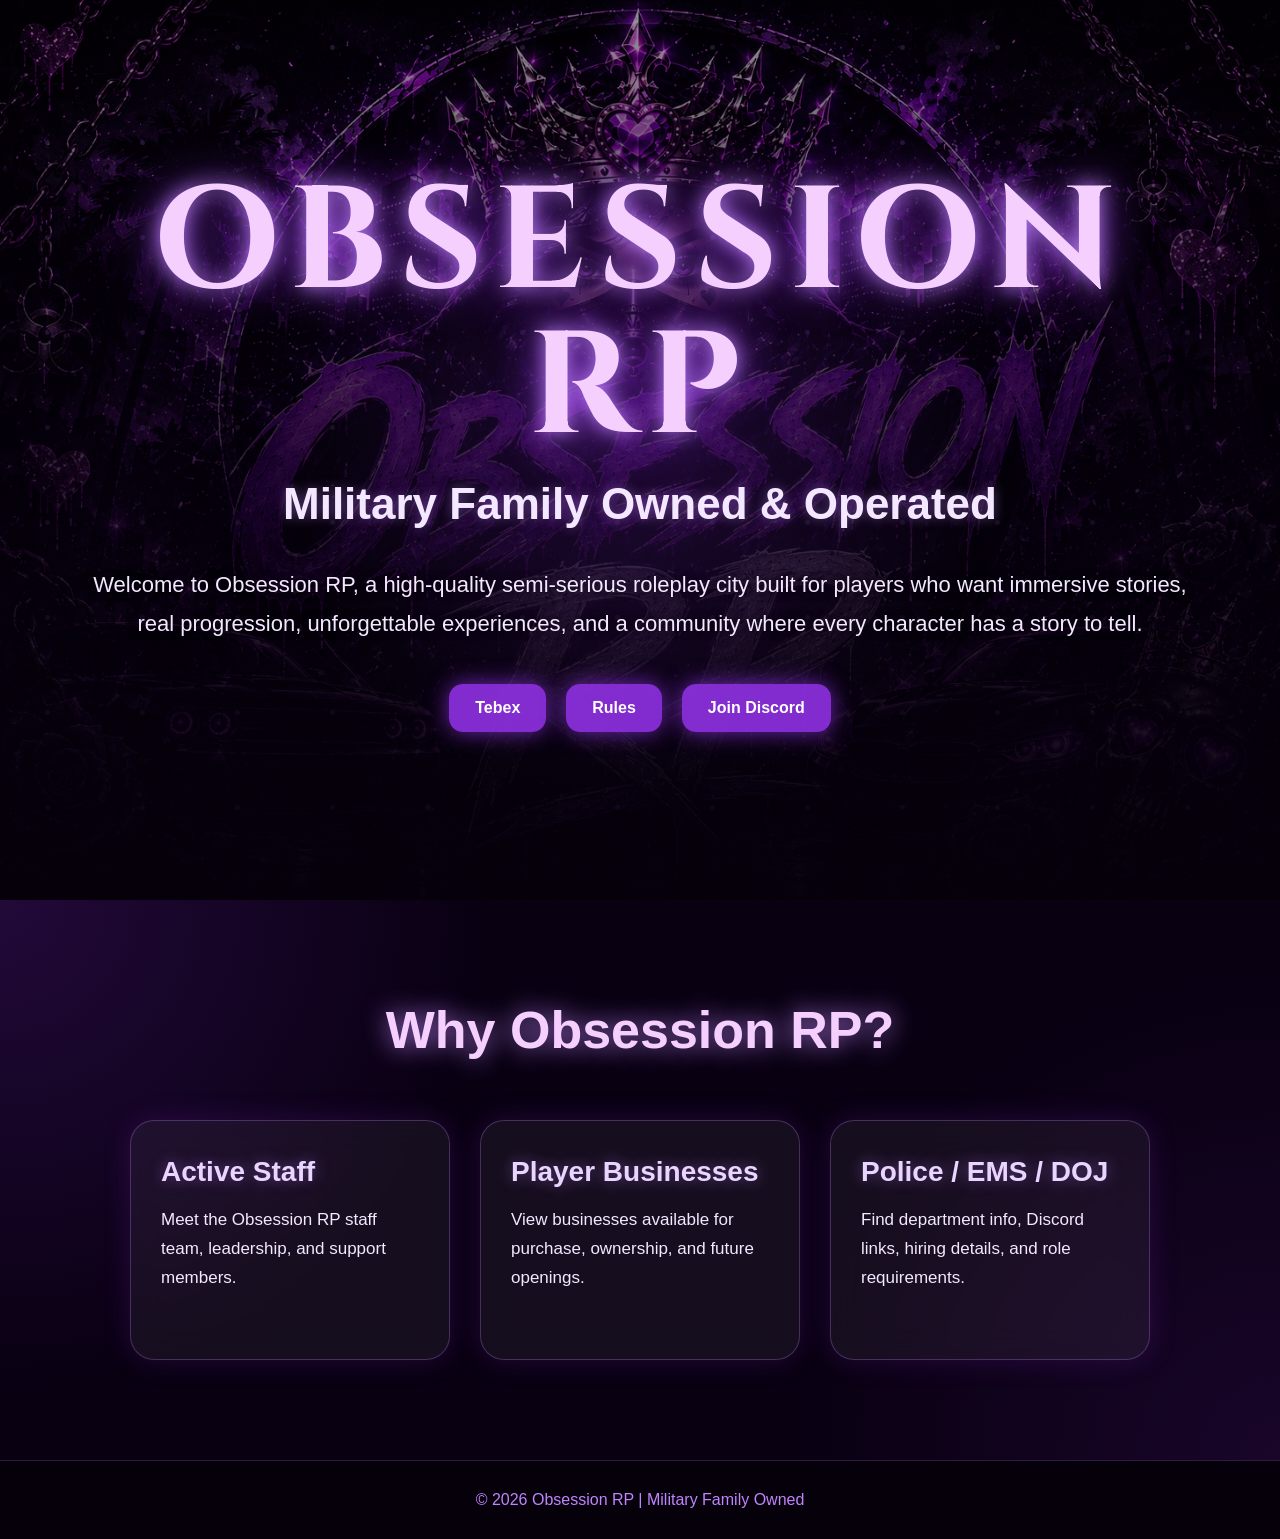
<file: index.html>
<!DOCTYPE html>
<html lang="en">
<head>
  <meta charset="UTF-8" />
  <meta name="viewport" content="width=device-width, initial-scale=1.0" />
  <title>Obsession RP</title>
  <link rel="stylesheet" href="style.css" />
</head>
<body>

  <header class="hero">
    <div class="hero-overlay"></div>

     <nav class="navbar"></nav>

    <div class="hero-content">
    <h1 class="hero-logo">OBSESSION RP</h1>
    <h2>Military Family Owned & Operated</h2>
      <p>
        Welcome to Obsession RP, a high-quality semi-serious roleplay city built for players who want
        immersive stories, real progression, unforgettable experiences, and a community where
        every character has a story to tell.
      </p>

      <div class="buttons">
        <a href="#">Tebex</a>
        <a href="rules.html">Rules</a>
        <a href="https://discord.gg/M68BxuKr5h">Join Discord</a>
      </div>
    </div>
  </header>

  <section class="features">
    <h2>Why Obsession RP?</h2>

    <div class="feature-grid">

      <a href="staff.html" class="card card-link">
        <h3>Active Staff</h3>
        <p>Meet the Obsession RP staff team, leadership, and support members.</p>
      </a>

      <a href="businesses.html" class="card card-link">
        <h3>Player Businesses</h3>
        <p>View businesses available for purchase, ownership, and future openings.</p>
      </a>

      <a href="departments.html" class="card card-link">
        <h3>Police / EMS / DOJ</h3>
        <p>Find department info, Discord links, hiring details, and role requirements.</p>
      </a>

    </div>
  </section>

  <footer>
    <p>© 2026 Obsession RP | Military Family Owned</p>
  </footer>

</body>
</html>
</file>
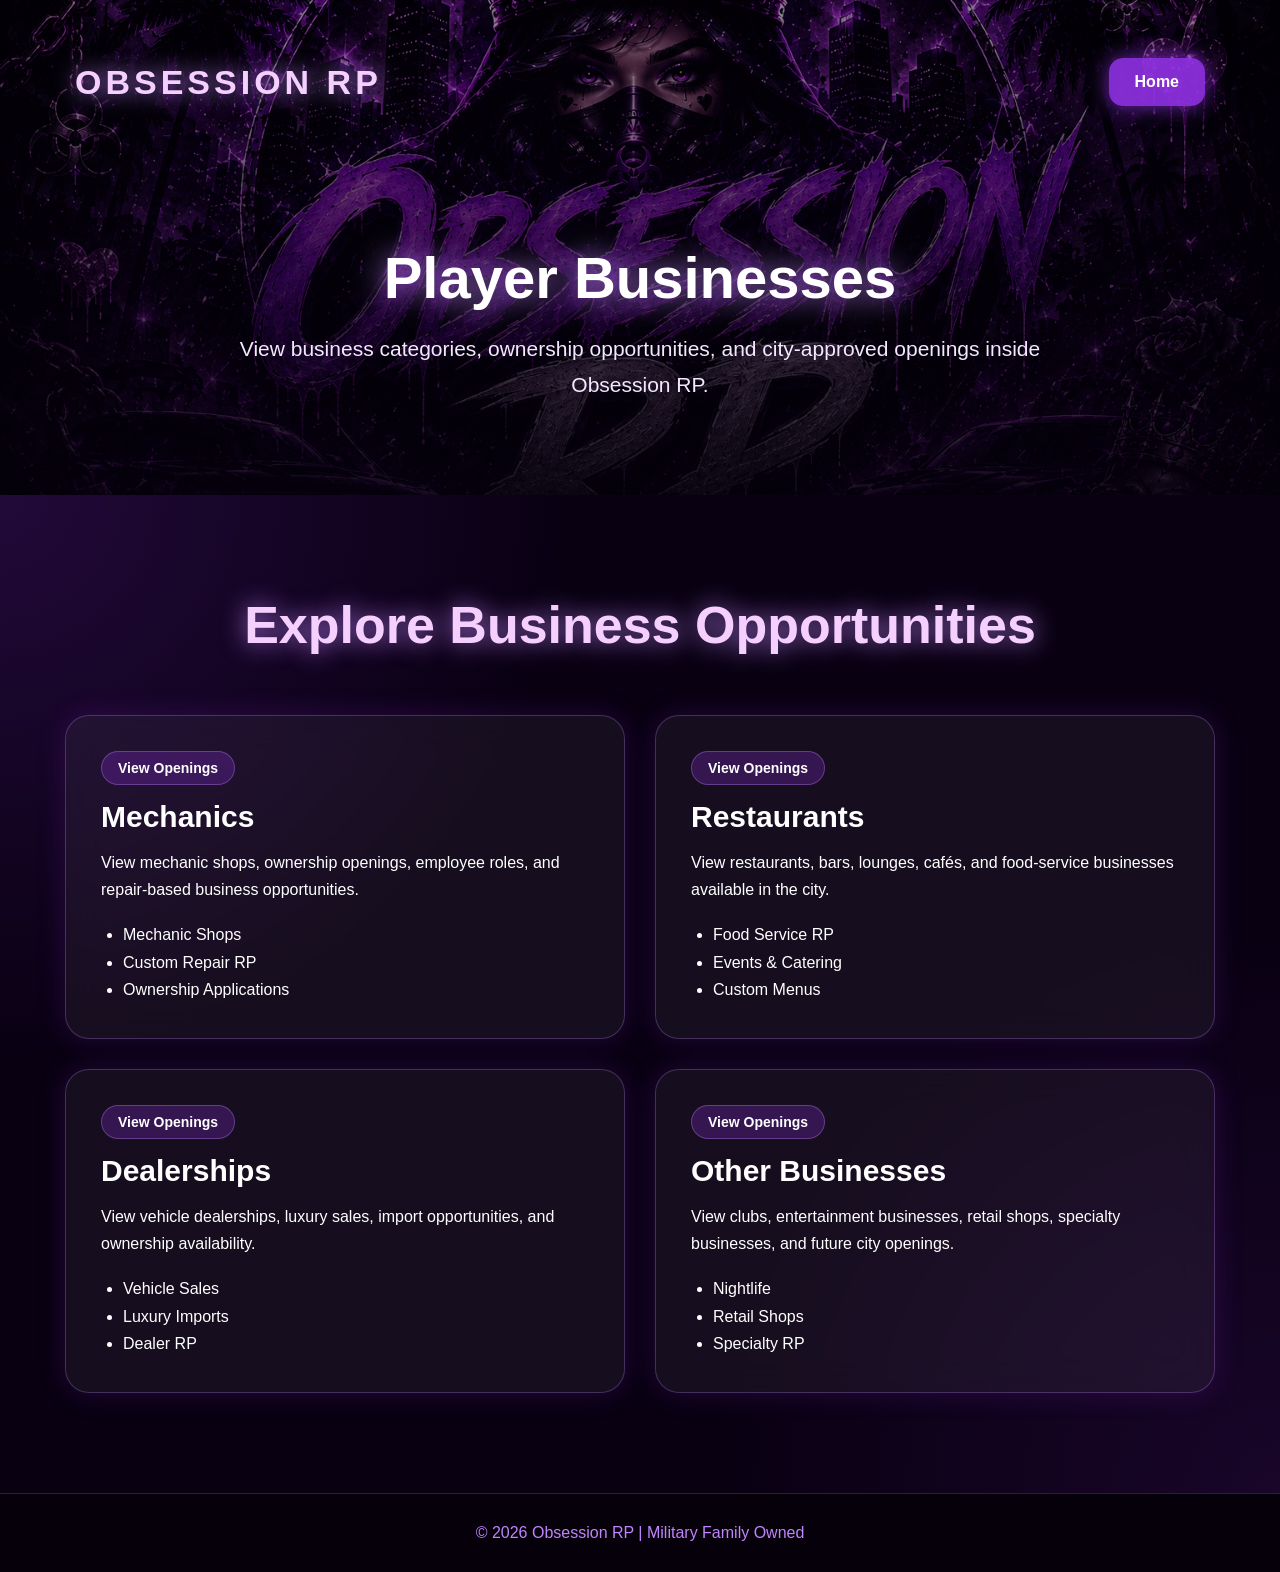
<file: businesses.html>
<!DOCTYPE html>
<html lang="en">
<head>
  <meta charset="UTF-8" />
  <meta name="viewport" content="width=device-width, initial-scale=1.0" />
  <title>Obsession RP Businesses</title>
  <link rel="stylesheet" href="style.css" />
</head>
<body>

<header class="page-hero">
  <nav class="navbar">
    <h1>OBSESSION RP</h1>
    <a href="index.html" class="discord-btn">Home</a>
  </nav>

  <div class="page-hero-content">
    <h2>Player Businesses</h2>
    <p>View business categories, ownership opportunities, and city-approved openings inside Obsession RP.</p>
  </div>
</header>

<section class="business-section">
  <h2 class="business-title">Explore Business Opportunities</h2>

  <div class="business-grid">

    <a href="mechanics.html" class="business-card business-link">
      <span class="status">View Openings</span>
      <h3>Mechanics</h3>
      <p>View mechanic shops, ownership openings, employee roles, and repair-based business opportunities.</p>
      <ul>
        <li>Mechanic Shops</li>
        <li>Custom Repair RP</li>
        <li>Ownership Applications</li>
      </ul>
    </a>

    <a href="restaurants.html" class="business-card business-link">
      <span class="status">View Openings</span>
      <h3>Restaurants</h3>
      <p>View restaurants, bars, lounges, cafés, and food-service businesses available in the city.</p>
      <ul>
        <li>Food Service RP</li>
        <li>Events & Catering</li>
        <li>Custom Menus</li>
      </ul>
    </a>

    <a href="dealerships.html" class="business-card business-link">
      <span class="status">View Openings</span>
      <h3>Dealerships</h3>
      <p>View vehicle dealerships, luxury sales, import opportunities, and ownership availability.</p>
      <ul>
        <li>Vehicle Sales</li>
        <li>Luxury Imports</li>
        <li>Dealer RP</li>
      </ul>
    </a>

    <a href="other-businesses.html" class="business-card business-link">
      <span class="status">View Openings</span>
      <h3>Other Businesses</h3>
      <p>View clubs, entertainment businesses, retail shops, specialty businesses, and future city openings.</p>
      <ul>
        <li>Nightlife</li>
        <li>Retail Shops</li>
        <li>Specialty RP</li>
      </ul>
    </a>

  </div>
</section>

<footer>
  <p>© 2026 Obsession RP | Military Family Owned</p>
</footer>

</body>
</html>
</file>
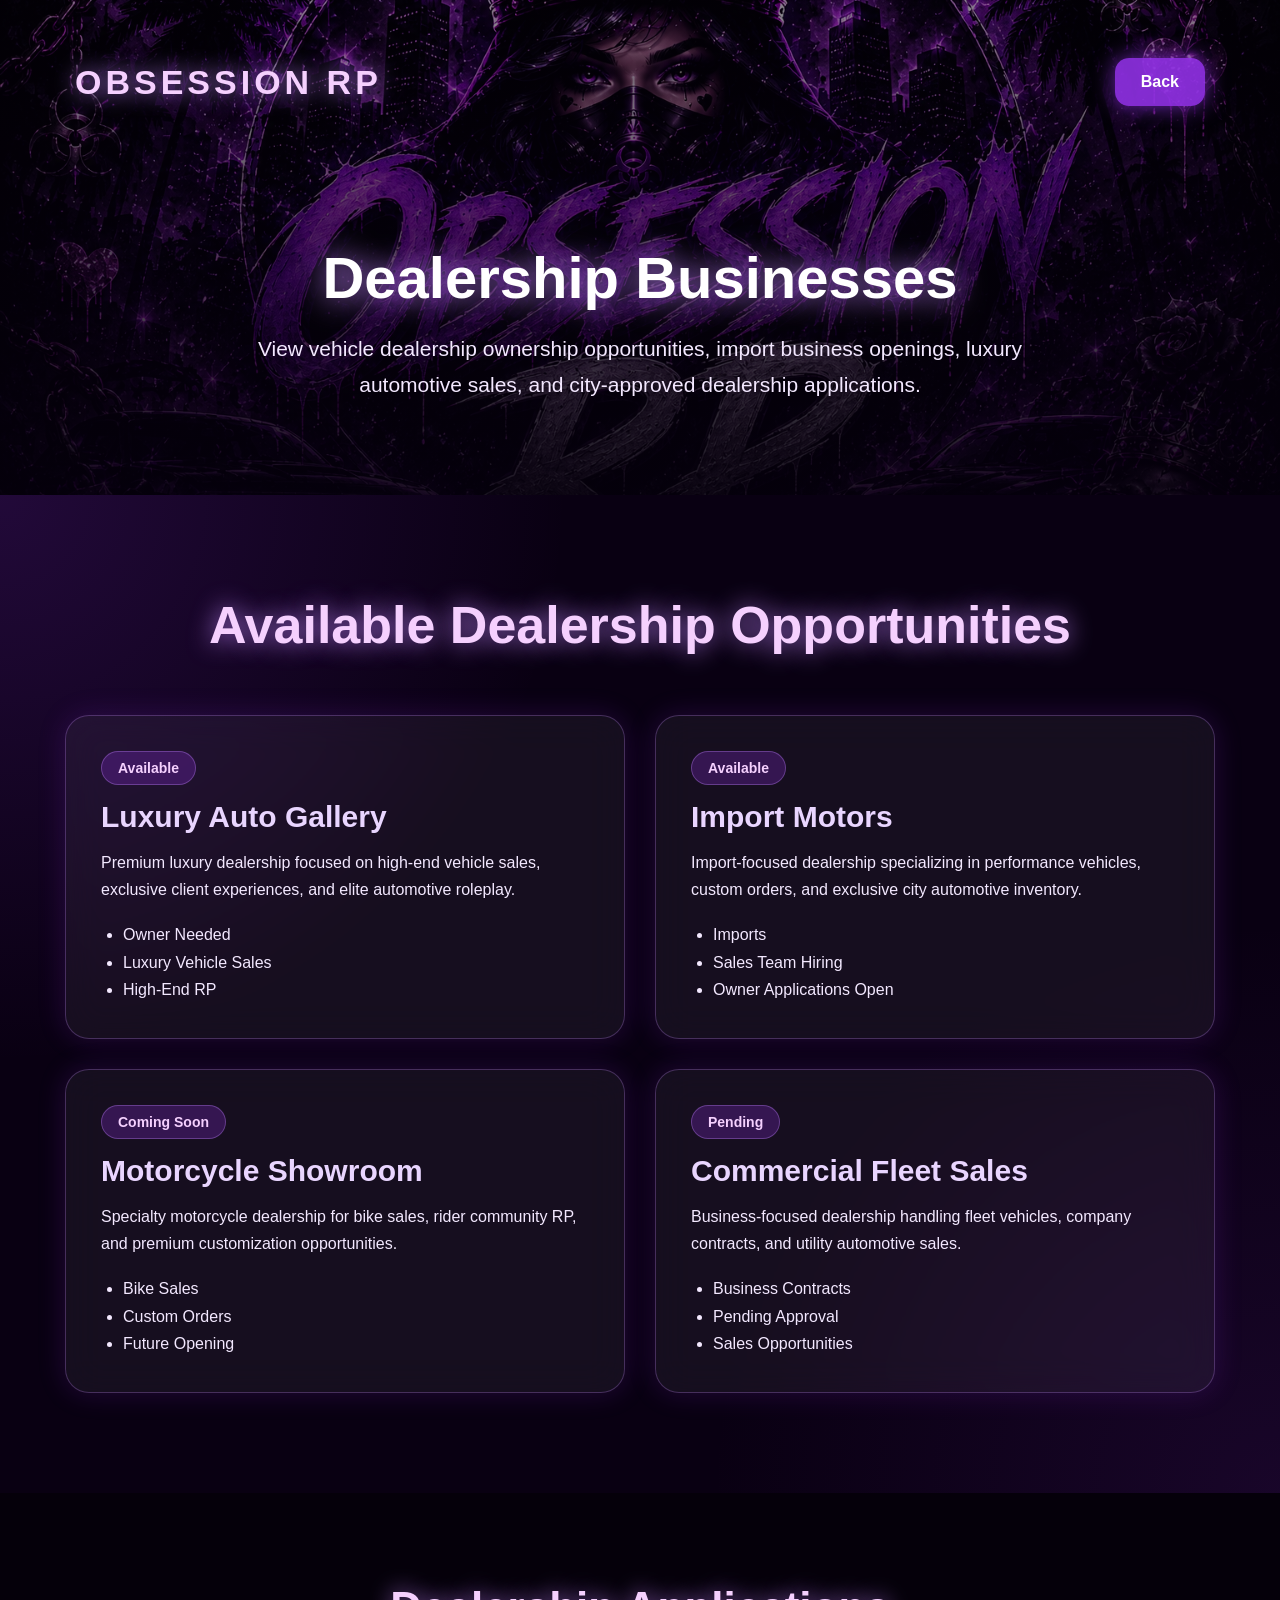
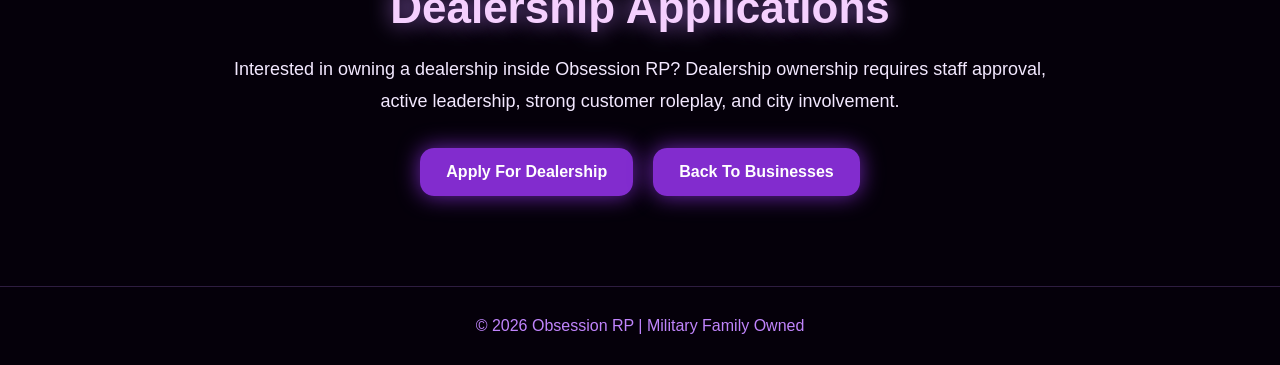
<file: dealerships.html>
<!DOCTYPE html>
<html lang="en">
<head>
  <meta charset="UTF-8" />
  <meta name="viewport" content="width=device-width, initial-scale=1.0" />
  <title>Obsession RP Dealerships</title>
  <link rel="stylesheet" href="style.css" />
</head>
<body>

<header class="page-hero">
  <nav class="navbar">
    <h1>OBSESSION RP</h1>
    <a href="businesses.html" class="discord-btn">Back</a>
  </nav>

  <div class="page-hero-content">
    <h2>Dealership Businesses</h2>
    <p>
      View vehicle dealership ownership opportunities, import business openings,
      luxury automotive sales, and city-approved dealership applications.
    </p>
  </div>
</header>

<section class="business-section">
  <h2 class="business-title">Available Dealership Opportunities</h2>

  <div class="business-grid">

    <div class="business-card">
      <span class="status">Available</span>
      <h3>Luxury Auto Gallery</h3>
      <p>
        Premium luxury dealership focused on high-end vehicle sales,
        exclusive client experiences, and elite automotive roleplay.
      </p>
      <ul>
        <li>Owner Needed</li>
        <li>Luxury Vehicle Sales</li>
        <li>High-End RP</li>
      </ul>
    </div>

    <div class="business-card">
      <span class="status">Available</span>
      <h3>Import Motors</h3>
      <p>
        Import-focused dealership specializing in performance vehicles,
        custom orders, and exclusive city automotive inventory.
      </p>
      <ul>
        <li>Imports</li>
        <li>Sales Team Hiring</li>
        <li>Owner Applications Open</li>
      </ul>
    </div>

    <div class="business-card">
      <span class="status">Coming Soon</span>
      <h3>Motorcycle Showroom</h3>
      <p>
        Specialty motorcycle dealership for bike sales, rider community RP,
        and premium customization opportunities.
      </p>
      <ul>
        <li>Bike Sales</li>
        <li>Custom Orders</li>
        <li>Future Opening</li>
      </ul>
    </div>

    <div class="business-card">
      <span class="status">Pending</span>
      <h3>Commercial Fleet Sales</h3>
      <p>
        Business-focused dealership handling fleet vehicles, company contracts,
        and utility automotive sales.
      </p>
      <ul>
        <li>Business Contracts</li>
        <li>Pending Approval</li>
        <li>Sales Opportunities</li>
      </ul>
    </div>

  </div>
</section>

<section class="apply-section">
  <h2>Dealership Applications</h2>
  <p>
    Interested in owning a dealership inside Obsession RP?
    Dealership ownership requires staff approval, active leadership,
    strong customer roleplay, and city involvement.
  </p>

  <div class="buttons">
    <a href="#">Apply For Dealership</a>
    <a href="businesses.html">Back To Businesses</a>
  </div>
</section>

<footer>
  <p>© 2026 Obsession RP | Military Family Owned</p>
</footer>

</body>
</html>
</file>
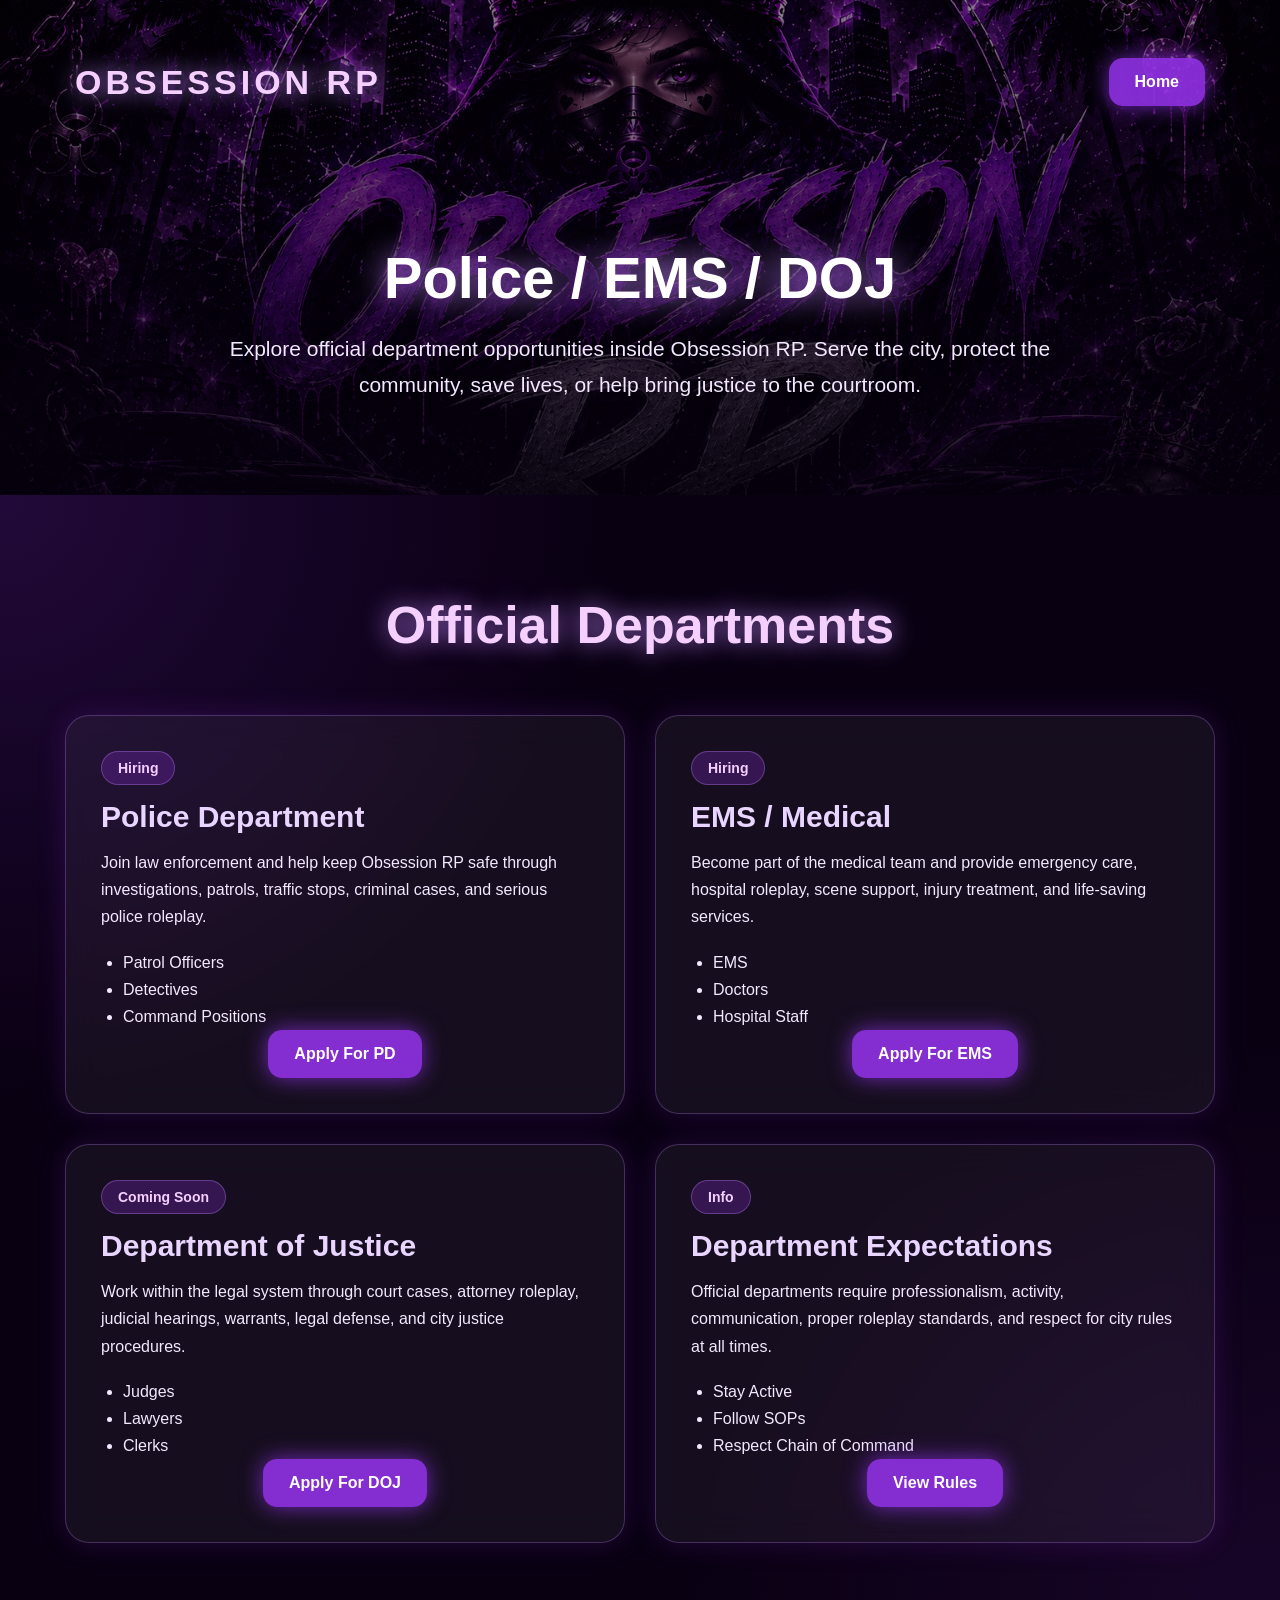
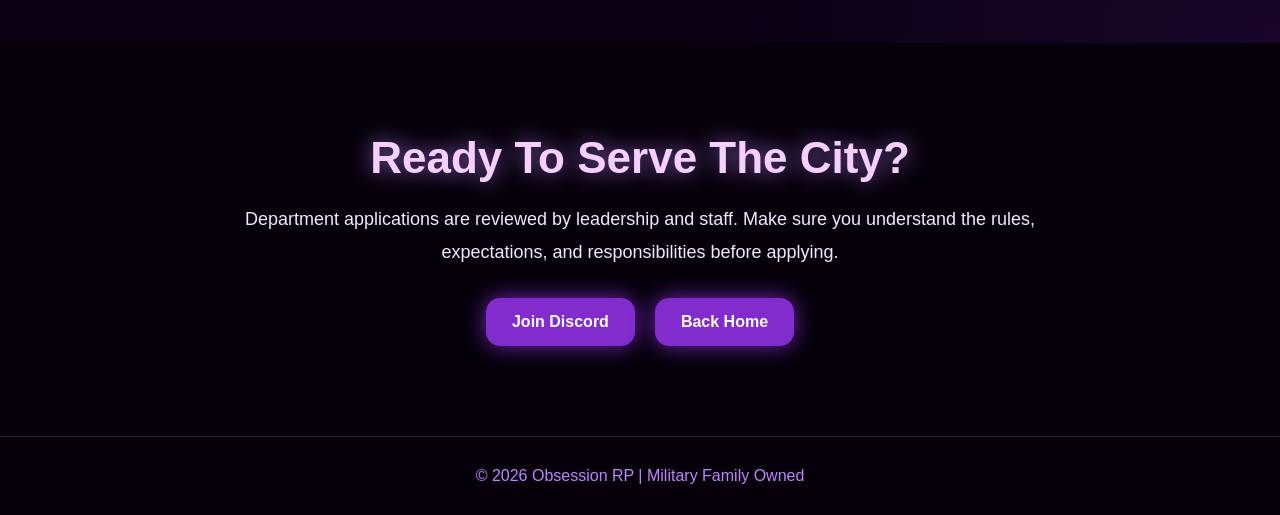
<file: departments.html>
<!DOCTYPE html>
<html lang="en">
<head>
  <meta charset="UTF-8" />
  <meta name="viewport" content="width=device-width, initial-scale=1.0" />
  <title>Obsession RP Departments</title>
  <link rel="stylesheet" href="style.css" />
</head>
<body>

<header class="page-hero">
  <nav class="navbar">
    <h1>OBSESSION RP</h1>
    <a href="index.html" class="discord-btn">Home</a>
  </nav>

  <div class="page-hero-content">
    <h2>Police / EMS / DOJ</h2>
    <p>
      Explore official department opportunities inside Obsession RP.
      Serve the city, protect the community, save lives, or help bring justice to the courtroom.
    </p>
  </div>
</header>

<section class="business-section">
  <h2 class="business-title">Official Departments</h2>

  <div class="business-grid">

    <div class="business-card">
      <span class="status">Hiring</span>
      <h3>Police Department</h3>
      <p>
        Join law enforcement and help keep Obsession RP safe through investigations,
        patrols, traffic stops, criminal cases, and serious police roleplay.
      </p>
      <ul>
        <li>Patrol Officers</li>
        <li>Detectives</li>
        <li>Command Positions</li>
      </ul>
      <div class="buttons">
        <a href="https://docs.google.com/forms/d/1iI602HYj9lArNQtdZ126tulO6jr-m5COa-9jDBnC1r0/edit">Apply For PD</a>
      </div>
    </div>

    <div class="business-card">
      <span class="status">Hiring</span>
      <h3>EMS / Medical</h3>
      <p>
        Become part of the medical team and provide emergency care,
        hospital roleplay, scene support, injury treatment, and life-saving services.
      </p>
      <ul>
        <li>EMS</li>
        <li>Doctors</li>
        <li>Hospital Staff</li>
      </ul>
      <div class="buttons">
        <a href="https://docs.google.com/forms/d/e/1FAIpQLSeWfzKNSuEuzHSQa-DOWhf100PHNAk9kb1rBrv-HPpAcEd3PQ/viewform?usp=publish-editor">Apply For EMS</a>
      </div>
    </div>

    <div class="business-card">
      <span class="status">Coming Soon</span>
      <h3>Department of Justice</h3>
      <p>
        Work within the legal system through court cases, attorney roleplay,
        judicial hearings, warrants, legal defense, and city justice procedures.
      </p>
      <ul>
        <li>Judges</li>
        <li>Lawyers</li>
        <li>Clerks</li>
      </ul>
      <div class="buttons">
        <a href="#">Apply For DOJ</a>
      </div>
    </div>

    <div class="business-card">
      <span class="status">Info</span>
      <h3>Department Expectations</h3>
      <p>
        Official departments require professionalism, activity, communication,
        proper roleplay standards, and respect for city rules at all times.
      </p>
      <ul>
        <li>Stay Active</li>
        <li>Follow SOPs</li>
        <li>Respect Chain of Command</li>
      </ul>
      <div class="buttons">
        <a href="rules.html">View Rules</a>
      </div>
    </div>

  </div>
</section>

<section class="apply-section">
  <h2>Ready To Serve The City?</h2>
  <p>
    Department applications are reviewed by leadership and staff.
    Make sure you understand the rules, expectations, and responsibilities before applying.
  </p>

  <div class="buttons">
    <a href="https://discord.gg/M68BxuKr5h">Join Discord</a>
    <a href="index.html">Back Home</a>
  </div>
</section>

<footer>
  <p>© 2026 Obsession RP | Military Family Owned</p>
</footer>

</body>
</html>
</file>
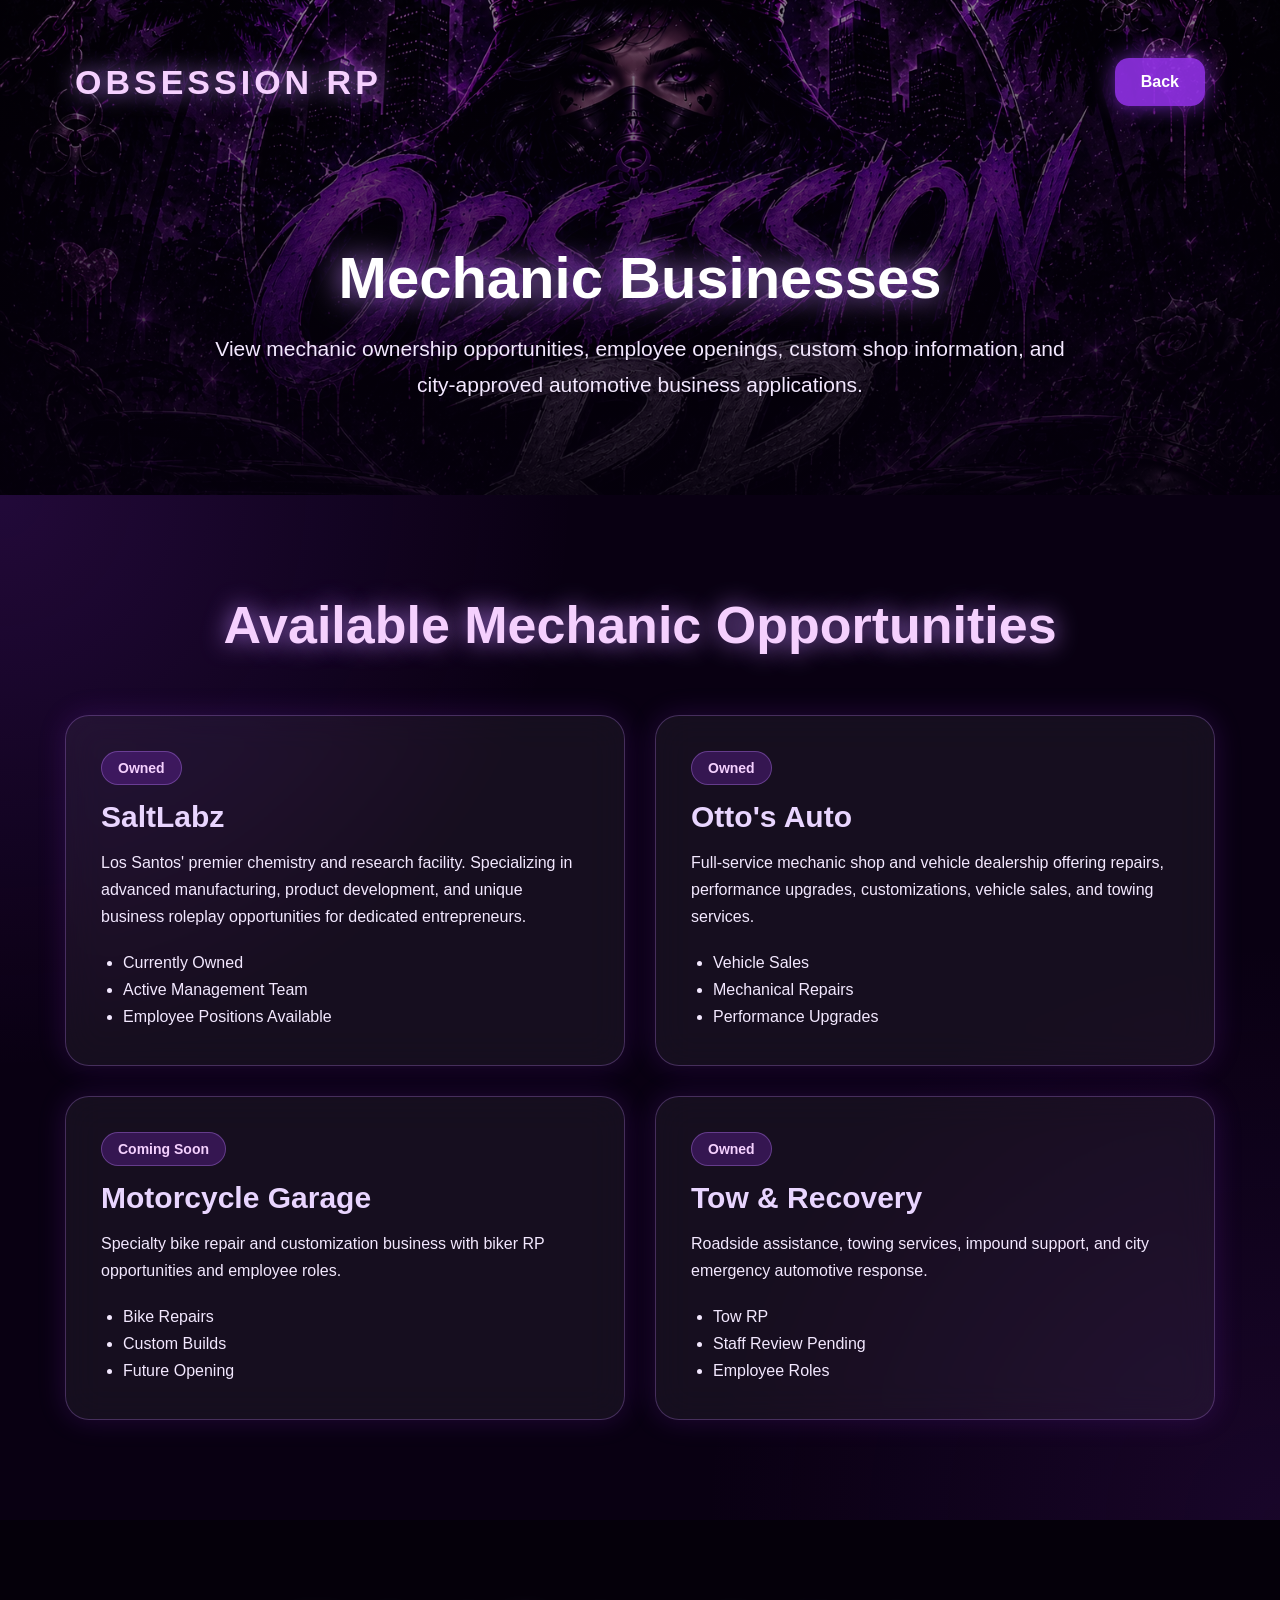
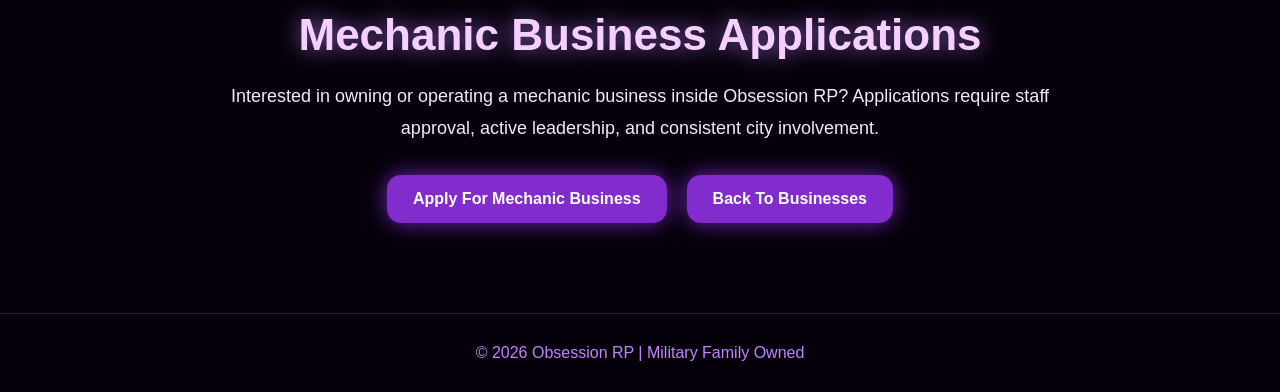
<file: mechanics.html>
<!DOCTYPE html>
<html lang="en">
<head>
  <meta charset="UTF-8" />
  <meta name="viewport" content="width=device-width, initial-scale=1.0" />
  <title>Obsession RP Mechanics</title>
  <link rel="stylesheet" href="style.css" />
</head>
<body>

<header class="page-hero">
  <nav class="navbar">
    <h1>OBSESSION RP</h1>
    <a href="businesses.html" class="discord-btn">Back</a>
  </nav>

  <div class="page-hero-content">
    <h2>Mechanic Businesses</h2>
    <p>
      View mechanic ownership opportunities, employee openings, custom shop information,
      and city-approved automotive business applications.
    </p>
  </div>
</header>

<section class="business-section">
  <h2 class="business-title">Available Mechanic Opportunities</h2>

  <div class="business-grid">

    <div class="business-card">
  <span class="status">Owned</span>
  <h3>SaltLabz</h3>
  <p>
    Los Santos' premier chemistry and research facility. Specializing in
    advanced manufacturing, product development, and unique business roleplay
    opportunities for dedicated entrepreneurs.
  </p>
  <ul>
    <li>Currently Owned</li>
    <li>Active Management Team</li>
    <li>Employee Positions Available</li>
  </ul>
</div>

    <div class="business-card">
      <span class="status">Owned</span>
      <h3>Otto's Auto</h3>
      <p>
        Full-service mechanic shop and vehicle dealership offering repairs,
        performance upgrades, customizations, vehicle sales, and towing services.
      </p>
      <ul>
        <li>Vehicle Sales</li>
        <li>Mechanical Repairs</li>
        <li>Performance Upgrades</li>
      </ul>
    </div>

    <div class="business-card">
      <span class="status">Coming Soon</span>
      <h3>Motorcycle Garage</h3>
      <p>
        Specialty bike repair and customization business with biker RP
        opportunities and employee roles.
      </p>
      <ul>
        <li>Bike Repairs</li>
        <li>Custom Builds</li>
        <li>Future Opening</li>
      </ul>
    </div>

    <div class="business-card">
      <span class="status">Owned</span>
      <h3>Tow & Recovery</h3>
      <p>
        Roadside assistance, towing services, impound support,
        and city emergency automotive response.
      </p>
      <ul>
        <li>Tow RP</li>
        <li>Staff Review Pending</li>
        <li>Employee Roles</li>
      </ul>
    </div>

  </div>
</section>

<section class="apply-section">
  <h2>Mechanic Business Applications</h2>
  <p>
    Interested in owning or operating a mechanic business inside Obsession RP?
    Applications require staff approval, active leadership, and consistent city involvement.
  </p>

  <div class="buttons">
    <a href="https://docs.google.com/forms/d/e/1FAIpQLSeCg8nyIgYH22NCEY9I1JdgNZqbP2ITAwQg98PT8cgYqstILw/viewform?usp=dialog">Apply For Mechanic Business</a>
    <a href="businesses.html">Back To Businesses</a>
  </div>
</section>

<footer>
  <p>© 2026 Obsession RP | Military Family Owned</p>
</footer>

</body>
</html>
</file>
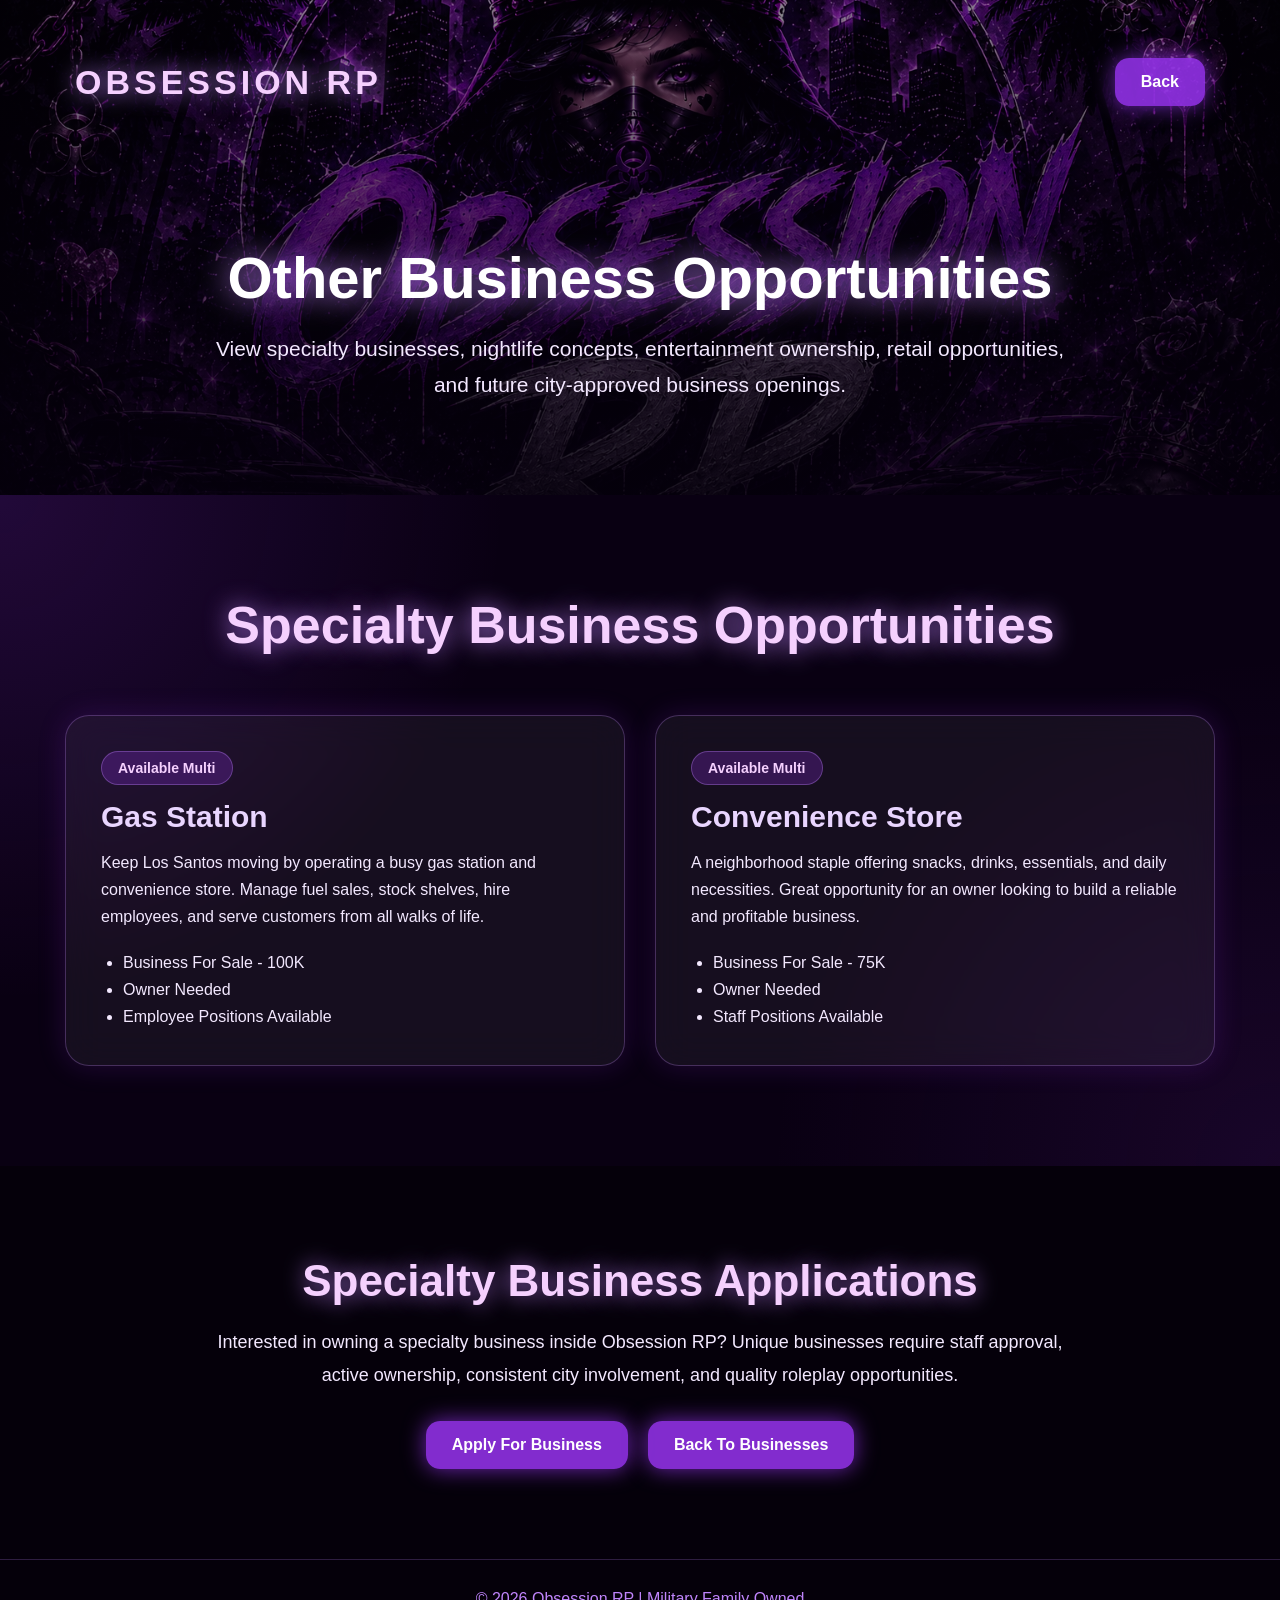
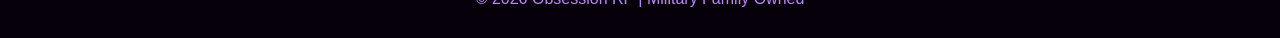
<file: other-businesses.html>
<!DOCTYPE html>
<html lang="en">
<head>
  <meta charset="UTF-8" />
  <meta name="viewport" content="width=device-width, initial-scale=1.0" />
  <title>Obsession RP Other Businesses</title>
  <link rel="stylesheet" href="style.css" />
</head>
<body>

<header class="page-hero">
  <nav class="navbar">
    <h1>OBSESSION RP</h1>
    <a href="businesses.html" class="discord-btn">Back</a>
  </nav>

  <div class="page-hero-content">
    <h2>Other Business Opportunities</h2>
    <p>
      View specialty businesses, nightlife concepts, entertainment ownership,
      retail opportunities, and future city-approved business openings.
    </p>
  </div>
</header>

<section class="business-section">
  <h2 class="business-title">Specialty Business Opportunities</h2>

  <div class="business-grid">

   <div class="business-card">
  <span class="status">Available Multi</span>
  <h3>Gas Station</h3>
  <p>
    Keep Los Santos moving by operating a busy gas station and convenience store.
    Manage fuel sales, stock shelves, hire employees, and serve customers from all walks of life.
  </p>
  <ul>
    <li>Business For Sale - 100K</li>
    <li>Owner Needed</li>
    <li>Employee Positions Available</li>
  </ul>
</div>

    <div class="business-card">
  <span class="status">Available Multi</span>
  <h3>Convenience Store</h3>
  <p>
    A neighborhood staple offering snacks, drinks, essentials, and daily necessities.
    Great opportunity for an owner looking to build a reliable and profitable business.
  </p>
  <ul>
    <li>Business For Sale - 75K</li>
    <li>Owner Needed</li>
    <li>Staff Positions Available</li>
  </ul>
</div>

  </div>
</section>

<section class="apply-section">
  <h2>Specialty Business Applications</h2>
  <p>
    Interested in owning a specialty business inside Obsession RP?
    Unique businesses require staff approval, active ownership,
    consistent city involvement, and quality roleplay opportunities.
  </p>

  <div class="buttons">
    <a href="#">Apply For Business</a>
    <a href="businesses.html">Back To Businesses</a>
  </div>
</section>

<footer>
  <p>© 2026 Obsession RP | Military Family Owned</p>
</footer>

</body>
</html>
</file>
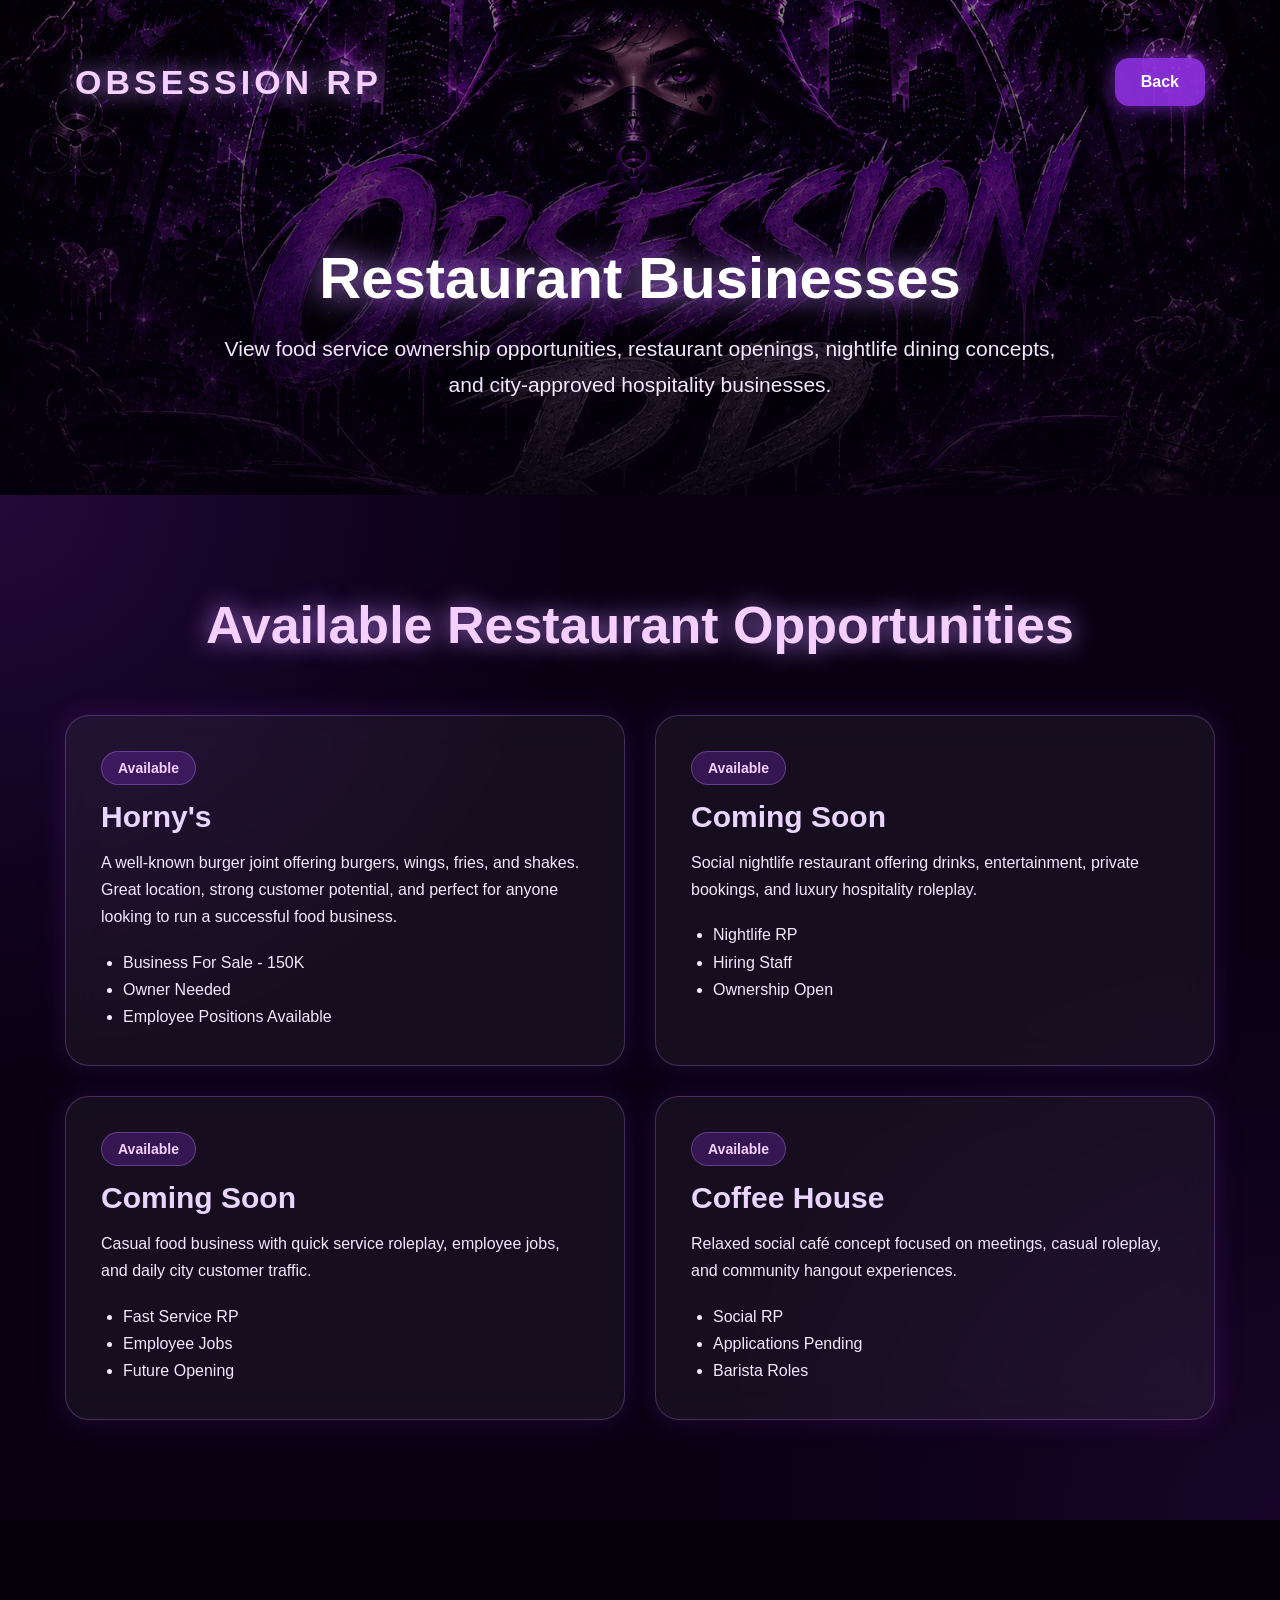
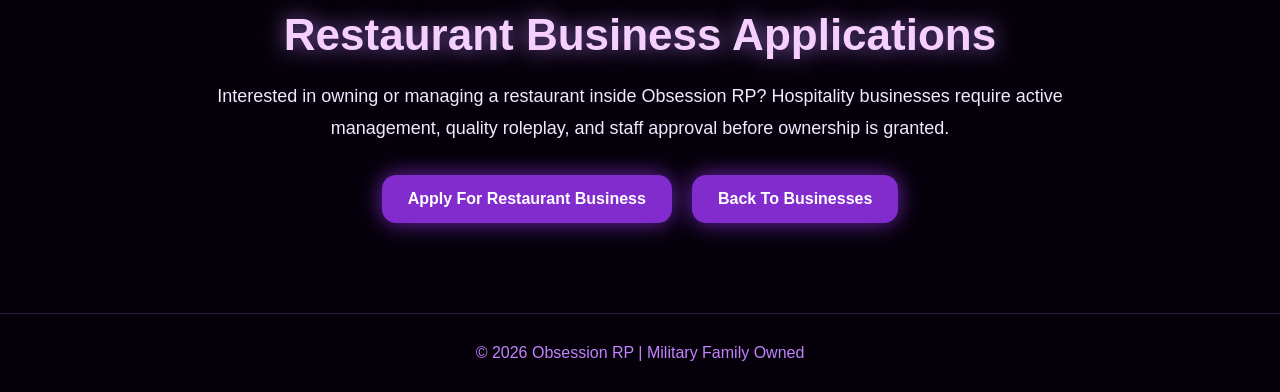
<file: restaurants.html>
<!DOCTYPE html>
<html lang="en">
<head>
  <meta charset="UTF-8" />
  <meta name="viewport" content="width=device-width, initial-scale=1.0" />
  <title>Obsession RP Restaurants</title>
  <link rel="stylesheet" href="style.css" />
</head>
<body>

<header class="page-hero">
  <nav class="navbar">
    <h1>OBSESSION RP</h1>
    <a href="businesses.html" class="discord-btn">Back</a>
  </nav>

  <div class="page-hero-content">
    <h2>Restaurant Businesses</h2>
    <p>
      View food service ownership opportunities, restaurant openings,
      nightlife dining concepts, and city-approved hospitality businesses.
    </p>
  </div>
</header>

<section class="business-section">
  <h2 class="business-title">Available Restaurant Opportunities</h2>

  <div class="business-grid">

    <div class="business-card">
  <span class="status">Available</span>
  <h3>Horny's</h3>
  <p>
    A well-known burger joint offering burgers, wings, fries, and shakes.
    Great location, strong customer potential, and perfect for anyone
    looking to run a successful food business.
  </p>
  <ul>
    <li>Business For Sale - 150K</li>
    <li>Owner Needed</li>
    <li>Employee Positions Available</li>
  </ul>
</div>

    <div class="business-card">
      <span class="status">Available</span>
      <h3>Coming Soon</h3>
      <p>
        Social nightlife restaurant offering drinks, entertainment,
        private bookings, and luxury hospitality roleplay.
      </p>
      <ul>
        <li>Nightlife RP</li>
        <li>Hiring Staff</li>
        <li>Ownership Open</li>
      </ul>
    </div>

    <div class="business-card">
      <span class="status available">Available</span>
      <h3>Coming Soon</h3>
      <p>
        Casual food business with quick service roleplay, employee jobs,
        and daily city customer traffic.
      </p>
      <ul>
        <li>Fast Service RP</li>
        <li>Employee Jobs</li>
        <li>Future Opening</li>
      </ul>
    </div>

    <div class="business-card">
      <span class="status available">Available</span>
      <h3>Coffee House</h3>
      <p>
        Relaxed social café concept focused on meetings, casual roleplay,
        and community hangout experiences.
      </p>
      <ul>
        <li>Social RP</li>
        <li>Applications Pending</li>
        <li>Barista Roles</li>
      </ul>
    </div>

  </div>
</section>

<section class="apply-section">
  <h2>Restaurant Business Applications</h2>
  <p>
    Interested in owning or managing a restaurant inside Obsession RP?
    Hospitality businesses require active management, quality roleplay,
    and staff approval before ownership is granted.
  </p>

  <div class="buttons">
    <a href="https://docs.google.com/forms/d/e/1FAIpQLSdqoJqGthaSrtmykXwvZ2T5L5Gv32791nmYZ3isIsJzOPmylg/viewform?usp=dialog">Apply For Restaurant Business</a>
    <a href="businesses.html">Back To Businesses</a>
  </div>
</section>

<footer>
  <p>© 2026 Obsession RP | Military Family Owned</p>
</footer>

</body>
</html>
</file>
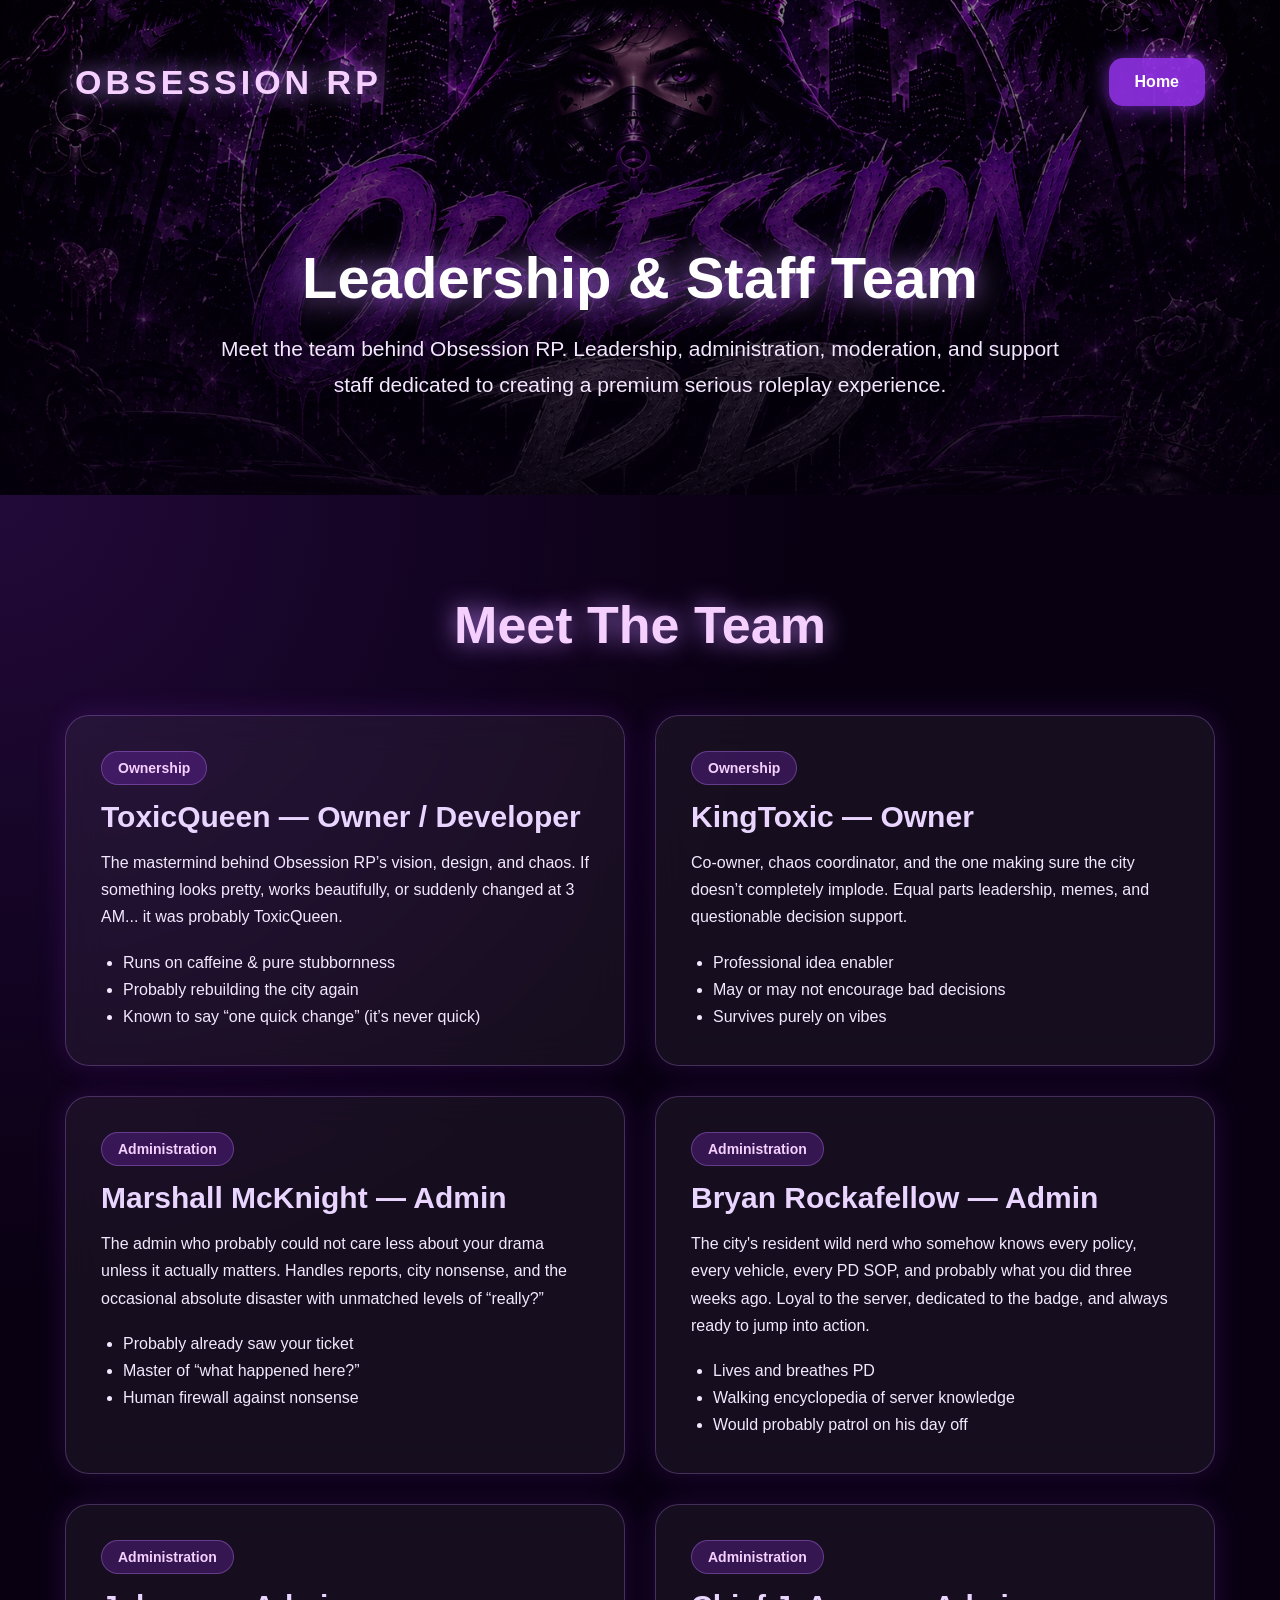
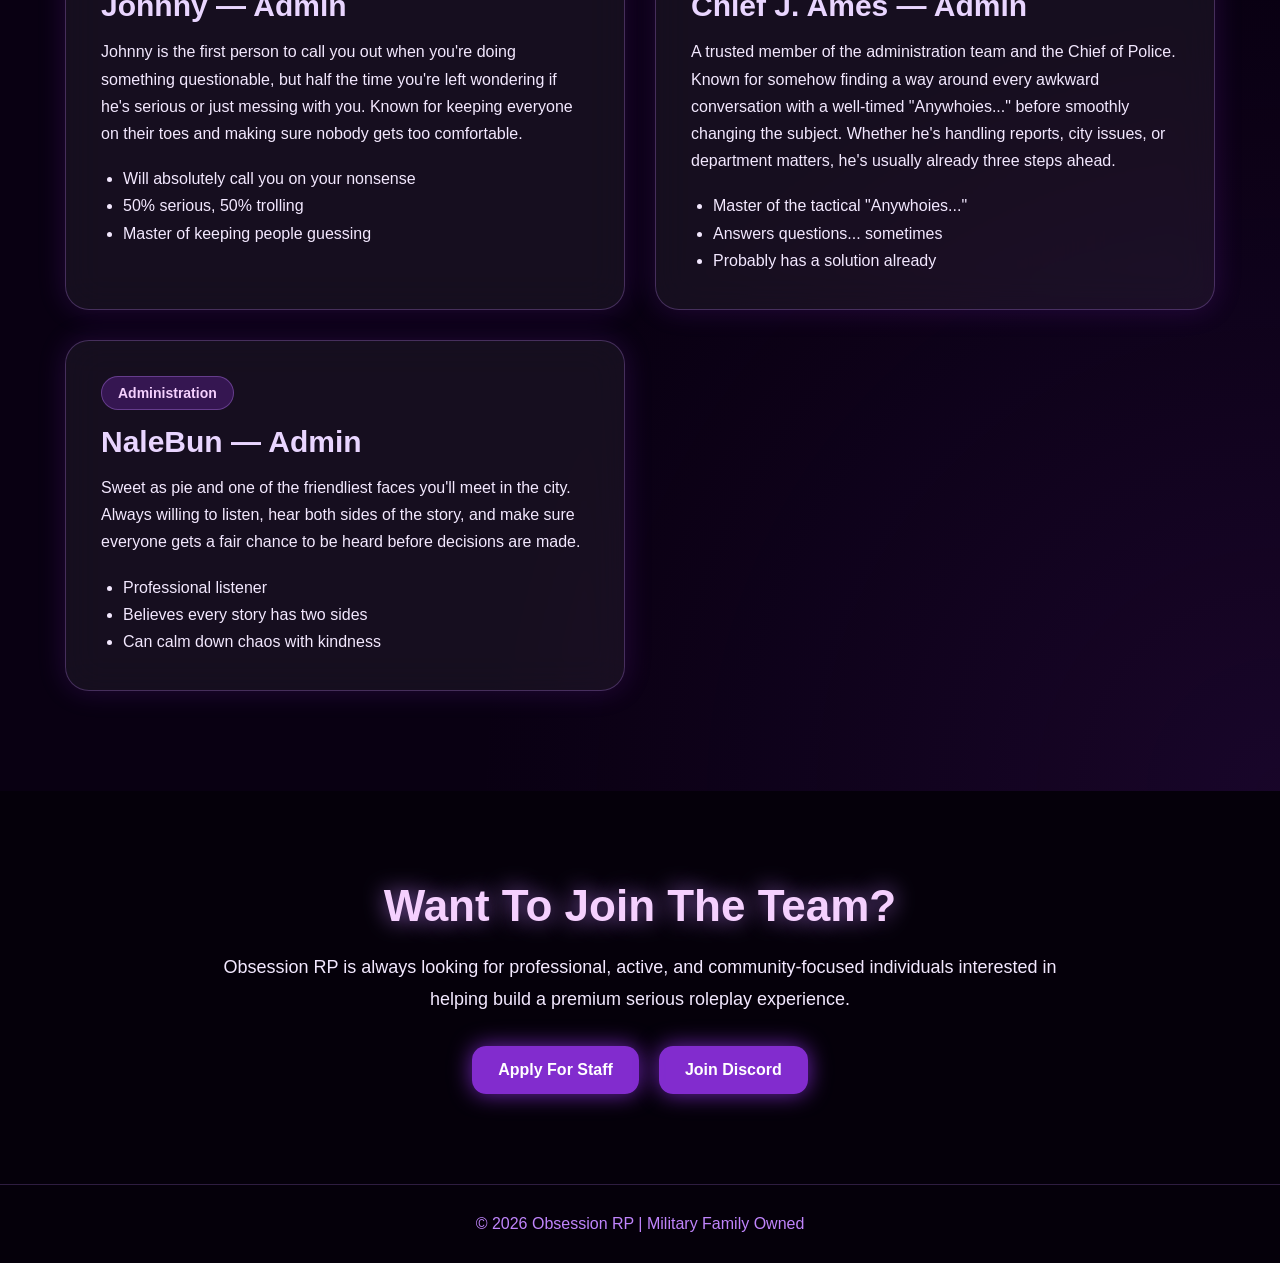
<file: staff.html>
<!DOCTYPE html>
<html lang="en">
<head>
  <meta charset="UTF-8" />
  <meta name="viewport" content="width=device-width, initial-scale=1.0" />
  <title>Obsession RP Staff Team</title>
  <link rel="stylesheet" href="style.css" />
</head>
<body>

<header class="page-hero">
  <nav class="navbar">
    <h1>OBSESSION RP</h1>
    <a href="index.html" class="discord-btn">Home</a>
  </nav>

  <div class="page-hero-content">
    <h2>Leadership & Staff Team</h2>
    <p>
      Meet the team behind Obsession RP. Leadership, administration,
      moderation, and support staff dedicated to creating a premium serious roleplay experience.
    </p>
  </div>
</header>

<section class="business-section">
  <h2 class="business-title">Meet The Team</h2>

  <div class="business-grid">

    <div class="business-card">
    <span class="status">Ownership</span>
    <h3>ToxicQueen — Owner / Developer</h3>
    <p>
      The mastermind behind Obsession RP’s vision, design, and chaos.
      If something looks pretty, works beautifully, or suddenly changed at 3 AM... it was probably ToxicQueen.
    </p>
    <ul>
      <li>Runs on caffeine & pure stubbornness</li>
      <li>Probably rebuilding the city again</li>
      <li>Known to say “one quick change” (it’s never quick)</li>
    </ul>
</div>

    <div class="business-card">
    <span class="status">Ownership</span>
    <h3>KingToxic — Owner</h3>
    <p>
      Co-owner, chaos coordinator, and the one making sure the city doesn’t completely implode.
      Equal parts leadership, memes, and questionable decision support.
    </p>
    <ul>
      <li>Professional idea enabler</li>
      <li>May or may not encourage bad decisions</li>
      <li>Survives purely on vibes</li>
    </ul>
  </div>

    <div class="business-card">
    <span class="status">Administration</span>
    <h3>Marshall McKnight — Admin</h3>
    <p>
      The admin who probably could not care less about your drama unless it actually matters.
      Handles reports, city nonsense, and the occasional absolute disaster with unmatched levels of “really?”
    </p>
    <ul>
      <li>Probably already saw your ticket</li>
      <li>Master of “what happened here?”</li>
      <li>Human firewall against nonsense</li>
    </ul>
  </div>

    <div class="business-card">
    <span class="status">Administration</span>
    <h3>Bryan Rockafellow — Admin</h3>
    <p>
      The city's resident wild nerd who somehow knows every policy, every vehicle,
      every PD SOP, and probably what you did three weeks ago.
      Loyal to the server, dedicated to the badge, and always ready to jump into action.
    </p>
    <ul>
      <li>Lives and breathes PD</li>
      <li>Walking encyclopedia of server knowledge</li>
      <li>Would probably patrol on his day off</li>
    </ul>
</div>

    <div class="business-card">
    <span class="status">Administration</span>
    <h3>Johnny — Admin</h3>
    <p>
      Johnny is the first person to call you out when you're doing something questionable,
      but half the time you're left wondering if he's serious or just messing with you.
      Known for keeping everyone on their toes and making sure nobody gets too comfortable.
    </p>
    <ul>
      <li>Will absolutely call you on your nonsense</li>
      <li>50% serious, 50% trolling</li>
      <li>Master of keeping people guessing</li>
    </ul>
</div>

    <div class="business-card">
    <span class="status">Administration</span>
    <h3>Chief J. Ames — Admin</h3>
    <p>
      A trusted member of the administration team and the Chief of Police. Known for somehow
      finding a way around every awkward conversation with a well-timed "Anywhoies..." before
      smoothly changing the subject. Whether he's handling reports, city issues, or department
      matters, he's usually already three steps ahead.
    </p>
    <ul>
      <li>Master of the tactical "Anywhoies..."</li>
      <li>Answers questions... sometimes</li>
      <li>Probably has a solution already</li>
    </ul>
</div>

<div class="business-card">
    <span class="status">Administration</span>
    <h3>NaleBun — Admin</h3>
    <p>
      Sweet as pie and one of the friendliest faces you'll meet in the city.
      Always willing to listen, hear both sides of the story, and make sure everyone
      gets a fair chance to be heard before decisions are made.
    </p>
    <ul>
      <li>Professional listener</li>
      <li>Believes every story has two sides</li>
      <li>Can calm down chaos with kindness</li>
    </ul>
</div>

  </div>
</section>

<section class="apply-section">
  <h2>Want To Join The Team?</h2>
  <p>
    Obsession RP is always looking for professional, active, and community-focused individuals
    interested in helping build a premium serious roleplay experience.
  </p>

  <div class="buttons">
    <a href="#">Apply For Staff</a>
    <a href="https://discord.gg/M68BxuKr5h">Join Discord</a>
  </div>
</section>

<footer>
  <p>© 2026 Obsession RP | Military Family Owned</p>
</footer>

</body>
</html>
</file>
<file: style.css>
@import url('https://fonts.googleapis.com/css2?family=Cinzel:wght@600;700&display=swap');

* {
  margin: 0;
  padding: 0;
  box-sizing: border-box;
}

html {
  scroll-behavior: smooth;
}

body {
  font-family: Arial, Helvetica, sans-serif;
  background: #05000a;
  color: white;
  overflow-x: hidden;
}

/* HERO */
.hero {
  min-height: 100vh;
  position: relative;
  overflow: hidden;
  background:
    linear-gradient(rgba(5, 0, 12, 0.30), rgba(5, 0, 12, 0.82)),
    url("obsession-bg.png");
  background-size: cover;
  background-position: center;
  background-repeat: no-repeat;
}

.hero::before {
  content: "";
  position: absolute;
  inset: 0;
  background-image:
    radial-gradient(circle, rgba(192,132,252,.45) 2px, transparent 3px),
    radial-gradient(circle, rgba(147,51,234,.35) 1px, transparent 2px);
  background-size: 95px 95px, 150px 150px;
  animation: floatParticles 45s linear infinite;
  opacity: 0.45;
  pointer-events: none;
  z-index: 1;
}

.hero-overlay {
  position: absolute;
  inset: 0;
  background:
    radial-gradient(circle at center, rgba(147, 51, 234, 0.18), transparent 45%),
    linear-gradient(to bottom, rgba(5,0,10,.15), rgba(5,0,10,.88));
  z-index: 1;
}

@keyframes floatParticles {
  from {
    background-position: 0 0, 0 0;
  }
  to {
    background-position: 400px -600px, -300px -500px;
  }
}

/* NAV */
.navbar {
  position: relative;
  z-index: 2;
  display: flex;
  justify-content: space-between;
  align-items: center;
  padding: 28px 45px;
}

.navbar h1 {
  font-size: 34px;
  color: #f5d0fe;
  letter-spacing: 4px;
  text-shadow: 0 0 22px rgba(192,132,252,.95);
}

/* BUTTONS */
.discord-btn,
.buttons a {
  background: rgba(147,51,234,.88);
  color: white;
  padding: 15px 26px;
  text-decoration: none;
  border-radius: 14px;
  box-shadow: 0 0 22px rgba(147,51,234,.75);
  transition: all .25s ease;
  font-weight: bold;
}

.discord-btn:hover,
.buttons a:hover {
  transform: translateY(-4px);
  box-shadow: 0 0 35px rgba(192,132,252,1);
  background: rgba(168,85,247,.95);
}

/* HOME HERO */
.hero-content {
  position: relative;
  z-index: 2;
  max-width: 1150px;
  margin: 115px auto 0;
  text-align: center;
  padding: 0 25px;
}

.hero-logo {
  font-family: 'Cinzel', serif;
  font-size: 145px;
  font-weight: 700;
  letter-spacing: 12px;
  color: #f5d0fe;
  text-shadow:
    0 0 20px rgba(192,132,252,.95),
    0 0 50px rgba(147,51,234,.95);
  margin-bottom: 18px;
  text-transform: uppercase;
  line-height: 1;
}

.hero-content h2 {
  font-size: 44px;
  font-weight: 600;
  color: #f3e8ff;
  text-shadow: 0 0 12px rgba(192,132,252,.45);
  max-width: 950px;
  margin: 0 auto 35px;
  line-height: 1.15;
}

.hero-content p {
  font-size: 22px;
  line-height: 1.8;
  color: #f3e8ff;
  text-shadow: 0 0 10px rgba(0,0,0,.7);
  margin-bottom: 40px;
}

.buttons {
  display: flex;
  justify-content: center;
  gap: 20px;
  flex-wrap: wrap;
}

@import url('https://fonts.googleapis.com/css2?family=Cinzel:wght@600;700&display=swap');

* {
  margin: 0;
  padding: 0;
  box-sizing: border-box;
}

html {
  scroll-behavior: smooth;
}

body {
  font-family: Arial, Helvetica, sans-serif;
  background: #05000a;
  color: white;
  overflow-x: hidden;
}

/* HERO */
.hero {
  min-height: 100vh;
  position: relative;
  overflow: hidden;
  background:
    linear-gradient(rgba(5, 0, 12, 0.30), rgba(5, 0, 12, 0.82)),
    url("obsession-bg.png");
  background-size: cover;
  background-position: center;
  background-repeat: no-repeat;
}

.hero::before {
  content: "";
  position: absolute;
  inset: 0;
  background-image:
    radial-gradient(circle, rgba(192,132,252,.45) 2px, transparent 3px),
    radial-gradient(circle, rgba(147,51,234,.35) 1px, transparent 2px);
  background-size: 95px 95px, 150px 150px;
  animation: floatParticles 45s linear infinite;
  opacity: 0.45;
  pointer-events: none;
  z-index: 1;
}

.hero-overlay {
  position: absolute;
  inset: 0;
  background:
    radial-gradient(circle at center, rgba(147, 51, 234, 0.18), transparent 45%),
    linear-gradient(to bottom, rgba(5,0,10,.15), rgba(5,0,10,.88));
  z-index: 1;
}

@keyframes floatParticles {
  from {
    background-position: 0 0, 0 0;
  }
  to {
    background-position: 400px -600px, -300px -500px;
  }
}

/* NAV */
.navbar {
  position: relative;
  z-index: 2;
  display: flex;
  justify-content: space-between;
  align-items: center;
  padding: 28px 45px;
}

.navbar h1 {
  font-size: 34px;
  color: #f5d0fe;
  letter-spacing: 4px;
  text-shadow: 0 0 22px rgba(192,132,252,.95);
}

/* BUTTONS */
.discord-btn,
.buttons a {
  background: rgba(147,51,234,.88);
  color: white;
  padding: 15px 26px;
  text-decoration: none;
  border-radius: 14px;
  box-shadow: 0 0 22px rgba(147,51,234,.75);
  transition: all .25s ease;
  font-weight: bold;
}

.discord-btn:hover,
.buttons a:hover {
  transform: translateY(-4px);
  box-shadow: 0 0 35px rgba(192,132,252,1);
  background: rgba(168,85,247,.95);
}

/* HOME HERO */
.hero-content {
  position: relative;
  z-index: 2;
  max-width: 1150px;
  margin: 115px auto 0;
  text-align: center;
  padding: 0 25px;
}

.hero-logo {
  font-family: 'Cinzel', serif;
  font-size: 145px;
  font-weight: 700;
  letter-spacing: 12px;
  color: #f5d0fe;
  text-shadow:
    0 0 20px rgba(192,132,252,.95),
    0 0 50px rgba(147,51,234,.95);
  margin-bottom: 18px;
  text-transform: uppercase;
  line-height: 1;
}

.hero-content h2 {
  font-size: 44px;
  font-weight: 600;
  color: #f3e8ff;
  text-shadow: 0 0 12px rgba(192,132,252,.45);
  max-width: 950px;
  margin: 0 auto 35px;
  line-height: 1.15;
}

.hero-content p {
  font-size: 22px;
  line-height: 1.8;
  color: #f3e8ff;
  text-shadow: 0 0 10px rgba(0,0,0,.7);
  margin-bottom: 40px;
}

.buttons {
  display: flex;
  justify-content: center;
  gap: 20px;
  flex-wrap: wrap;
}

/* FEATURE SECTION */
.features {
  padding: 100px 40px;
  background:
    radial-gradient(circle at top left, rgba(147,51,234,.18), transparent 35%),
    radial-gradient(circle at bottom right, rgba(88,28,135,.20), transparent 35%),
    #090012;
}

.features h2 {
  text-align: center;
  font-size: 52px;
  color: #f5d0fe;
  margin-bottom: 60px;
  text-shadow: 0 0 25px rgba(192,132,252,.85);
}

.feature-grid {
  width: fit-content;
  margin: 0 auto;
  display: grid;
  grid-template-columns: repeat(3, 320px);
  gap: 30px;
  justify-content: center;
}

.card {
  width: 320px;
  min-height: 240px;
  background: rgba(255,255,255,.055);
  border: 1px solid rgba(192,132,252,.28);
  backdrop-filter: blur(18px);
  border-radius: 24px;
  padding: 35px 30px;
  box-shadow: 0 0 28px rgba(147,51,234,.18);
  transition: all .25s ease;
}

.card-link,
.card-link:visited,
.card-link:hover,
.card-link:active {
  display: block;
  color: white;
  text-decoration: none;
  cursor: pointer;
}

.card:hover {
  transform: translateY(-9px);
  border-color: rgba(192,132,252,.75);
  box-shadow: 0 0 38px rgba(192,132,252,.55);
}

.card h3 {
  font-size: 28px;
  color: #e9d5ff;
  margin-bottom: 18px;
  text-shadow: 0 0 15px rgba(192,132,252,.45);
}

.card p {
  color: #f3e8ff;
  font-size: 17px;
  line-height: 1.7;
}

/* PAGE HERO */
.page-hero {
  min-height: 55vh;
  background:
    linear-gradient(rgba(5, 0, 12, 0.45), rgba(5, 0, 12, 0.90)),
    url("obsession-bg.png");
  background-size: cover;
  background-position: center;
  padding: 30px;
  position: relative;
}

.page-hero-content {
  text-align: center;
  max-width: 900px;
  margin: 110px auto 0;
  padding: 0 25px;
}

.page-hero-content h2 {
  font-size: 58px;
  color: white;
  text-shadow: 0 0 30px rgba(192,132,252,1);
  margin-bottom: 20px;
}

.page-hero-content p {
  font-size: 21px;
  color: #f3e8ff;
  line-height: 1.7;
}

/* BUSINESS SECTION */
.business-section {
  padding: 100px 40px;
  background:
    radial-gradient(circle at top left, rgba(147,51,234,.18), transparent 35%),
    radial-gradient(circle at bottom right, rgba(88,28,135,.20), transparent 35%),
    #090012;
}

.business-section h2 {
  text-align: center;
  font-size: 52px;
  color: #f5d0fe;
  margin-bottom: 60px;
  text-shadow: 0 0 25px rgba(192,132,252,.85);
}

.business-grid {
  max-width: 1150px;
  margin: auto;
  display: grid;
  grid-template-columns: repeat(2, 1fr);
  gap: 30px;
}

.business-card {
  background: rgba(255,255,255,.055);
  border: 1px solid rgba(192,132,252,.28);
  backdrop-filter: blur(18px);
  border-radius: 24px;
  padding: 35px;
  box-shadow: 0 0 28px rgba(147,51,234,.18);
  transition: all .25s ease;
}

.business-card:hover {
  transform: translateY(-7px);
  border-color: rgba(192,132,252,.75);
  box-shadow: 0 0 38px rgba(192,132,252,.55);
}

.business-card h3 {
  font-size: 30px;
  color: #e9d5ff;
  margin: 15px 0;
}

.business-card p,
.business-card li {
  color: #f3e8ff;
  line-height: 1.7;
}

.business-card ul {
  margin-top: 18px;
  padding-left: 22px;
}

/* BUSINESS LINK FIX */
.business-link,
.business-link:visited,
.business-link:hover,
.business-link:active,
.business-link h3,
.business-link p,
.business-link li,
.business-link span {
  color: inherit;
  text-decoration: none !important;
}

/* STATUS */
.status {
  display: inline-block;
  padding: 8px 16px;
  border-radius: 999px;
  font-weight: bold;
  font-size: 14px;
  background: rgba(147,51,234,.25);
  color: #f5d0fe;
  border: 1px solid rgba(192,132,252,.35);
}

/* APPLY SECTION */
.apply-section {
  padding: 90px 35px;
  text-align: center;
  background: #05000a;
}

.apply-section h2 {
  font-size: 44px;
  color: #f5d0fe;
  text-shadow: 0 0 22px rgba(192,132,252,.75);
  margin-bottom: 20px;
}

.apply-section p {
  max-width: 850px;
  margin: 0 auto 30px;
  color: #f3e8ff;
  font-size: 18px;
  line-height: 1.8;
}

/* FOOTER */
footer {
  padding: 30px;
  text-align: center;
  background: #05000a;
  color: #c084fc;
  border-top: 1px solid rgba(192,132,252,.22);
}

/* EXTRA TITLE FIX */
.business-title {
  text-align: center !important;
  font-size: 52px !important;
  color: #f5d0fe !important;
  margin: 0 auto 60px !important;
  text-shadow: 0 0 25px rgba(192,132,252,.85) !important;
  display: block !important;
  width: 100% !important;
}

/* MOBILE */
@media (max-width: 1100px) {
  .feature-grid {
    grid-template-columns: repeat(2, 1fr);
  }

  .hero-logo {
    font-size: 105px;
    letter-spacing: 8px;
  }

  .hero-content h2 {
    font-size: 38px;
  }
}

@media (max-width: 800px) {
  .business-grid {
    grid-template-columns: 1fr;
  }

  .page-hero-content h2 {
    font-size: 42px;
  }
}

@media (max-width: 650px) {
  .navbar {
    flex-direction: column;
    gap: 18px;
    padding: 25px 20px;
  }

  .navbar h1 {
    font-size: 28px;
    text-align: center;
  }

  .hero-content {
    margin-top: 100px;
  }

  .hero-logo {
    font-size: 54px;
    letter-spacing: 4px;
  }

  .hero-content h2 {
    font-size: 30px;
  }

  .hero-content p {
    font-size: 18px;
  }

  .feature-grid {
    grid-template-columns: 1fr;
  }
}
@import url('https://fonts.googleapis.com/css2?family=Cinzel:wght@600;700&display=swap');

* {
  margin: 0;
  padding: 0;
  box-sizing: border-box;
}

html {
  scroll-behavior: smooth;
}

body {
  font-family: Arial, Helvetica, sans-serif;
  background: #05000a;
  color: white;
  overflow-x: hidden;
}

/* HERO */
.hero {
  min-height: 100vh;
  position: relative;
  overflow: hidden;
  background:
    linear-gradient(rgba(5, 0, 12, 0.30), rgba(5, 0, 12, 0.82)),
    url("obsession-bg.png");
  background-size: cover;
  background-position: center;
  background-repeat: no-repeat;
}

.hero::before {
  content: "";
  position: absolute;
  inset: 0;
  background-image:
    radial-gradient(circle, rgba(192,132,252,.45) 2px, transparent 3px),
    radial-gradient(circle, rgba(147,51,234,.35) 1px, transparent 2px);
  background-size: 95px 95px, 150px 150px;
  animation: floatParticles 45s linear infinite;
  opacity: 0.45;
  pointer-events: none;
  z-index: 1;
}

.hero-overlay {
  position: absolute;
  inset: 0;
  background:
    radial-gradient(circle at center, rgba(147, 51, 234, 0.18), transparent 45%),
    linear-gradient(to bottom, rgba(5,0,10,.15), rgba(5,0,10,.88));
  z-index: 1;
}

@keyframes floatParticles {
  from {
    background-position: 0 0, 0 0;
  }
  to {
    background-position: 400px -600px, -300px -500px;
  }
}

/* NAV */
.navbar {
  position: relative;
  z-index: 2;
  display: flex;
  justify-content: space-between;
  align-items: center;
  padding: 28px 45px;
}

.navbar h1 {
  font-size: 34px;
  color: #f5d0fe;
  letter-spacing: 4px;
  text-shadow: 0 0 22px rgba(192,132,252,.95);
}

/* BUTTONS */
.discord-btn,
.buttons a {
  background: rgba(147,51,234,.88);
  color: white;
  padding: 15px 26px;
  text-decoration: none;
  border-radius: 14px;
  box-shadow: 0 0 22px rgba(147,51,234,.75);
  transition: all .25s ease;
  font-weight: bold;
}

.discord-btn:hover,
.buttons a:hover {
  transform: translateY(-4px);
  box-shadow: 0 0 35px rgba(192,132,252,1);
  background: rgba(168,85,247,.95);
}

/* HOME HERO */
.hero-content {
  position: relative;
  z-index: 2;
  max-width: 1150px;
  margin: 115px auto 0;
  text-align: center;
  padding: 0 25px;
}

.hero-logo {
  font-family: 'Cinzel', serif;
  font-size: 145px;
  font-weight: 700;
  letter-spacing: 12px;
  color: #f5d0fe;
  text-shadow:
    0 0 20px rgba(192,132,252,.95),
    0 0 50px rgba(147,51,234,.95);
  margin-bottom: 18px;
  text-transform: uppercase;
  line-height: 1;
}

.hero-content h2 {
  font-size: 44px;
  font-weight: 600;
  color: #f3e8ff;
  text-shadow: 0 0 12px rgba(192,132,252,.45);
  max-width: 950px;
  margin: 0 auto 35px;
  line-height: 1.15;
}

.hero-content p {
  font-size: 22px;
  line-height: 1.8;
  color: #f3e8ff;
  text-shadow: 0 0 10px rgba(0,0,0,.7);
  margin-bottom: 40px;
}

.buttons {
  display: flex;
  justify-content: center;
  gap: 20px;
  flex-wrap: wrap;
}

/* FEATURE SECTION */
.features {
  padding: 100px 40px;
  background:
    radial-gradient(circle at top left, rgba(147,51,234,.18), transparent 35%),
    radial-gradient(circle at bottom right, rgba(88,28,135,.20), transparent 35%),
    #090012;
}

.features h2 {
  text-align: center;
  font-size: 52px;
  color: #f5d0fe;
  margin-bottom: 60px;
  text-shadow: 0 0 25px rgba(192,132,252,.85);
}

.feature-grid {
  width: fit-content;
  margin: 0 auto;
  display: grid;
  grid-template-columns: repeat(3, 320px);
  gap: 30px;
  justify-content: center;
}

.card {
  width: 320px;
  min-height: 240px;
  background: rgba(255,255,255,.055);
  border: 1px solid rgba(192,132,252,.28);
  backdrop-filter: blur(18px);
  border-radius: 24px;
  padding: 35px 30px;
  box-shadow: 0 0 28px rgba(147,51,234,.18);
  transition: all .25s ease;
}

.card-link,
.card-link:visited,
.card-link:hover,
.card-link:active {
  display: block;
  color: white;
  text-decoration: none;
  cursor: pointer;
}

.card:hover {
  transform: translateY(-9px);
  border-color: rgba(192,132,252,.75);
  box-shadow: 0 0 38px rgba(192,132,252,.55);
}

.card h3 {
  font-size: 28px;
  color: #e9d5ff;
  margin-bottom: 18px;
  text-shadow: 0 0 15px rgba(192,132,252,.45);
}

.card p {
  color: #f3e8ff;
  font-size: 17px;
  line-height: 1.7;
}

/* PAGE HERO */
.page-hero {
  min-height: 55vh;
  background:
    linear-gradient(rgba(5, 0, 12, 0.45), rgba(5, 0, 12, 0.90)),
    url("obsession-bg.png");
  background-size: cover;
  background-position: center;
  padding: 30px;
  position: relative;
}

.page-hero-content {
  text-align: center;
  max-width: 900px;
  margin: 110px auto 0;
  padding: 0 25px;
}

.page-hero-content h2 {
  font-size: 58px;
  color: white;
  text-shadow: 0 0 30px rgba(192,132,252,1);
  margin-bottom: 20px;
}

.page-hero-content p {
  font-size: 21px;
  color: #f3e8ff;
  line-height: 1.7;
}

/* BUSINESS SECTION */
.business-section {
  padding: 100px 40px;
  background:
    radial-gradient(circle at top left, rgba(147,51,234,.18), transparent 35%),
    radial-gradient(circle at bottom right, rgba(88,28,135,.20), transparent 35%),
    #090012;
}

.business-section h2 {
  text-align: center;
  font-size: 52px;
  color: #f5d0fe;
  margin-bottom: 60px;
  text-shadow: 0 0 25px rgba(192,132,252,.85);
}

.business-grid {
  max-width: 1150px;
  margin: auto;
  display: grid;
  grid-template-columns: repeat(2, 1fr);
  gap: 30px;
}

.business-card {
  background: rgba(255,255,255,.055);
  border: 1px solid rgba(192,132,252,.28);
  backdrop-filter: blur(18px);
  border-radius: 24px;
  padding: 35px;
  box-shadow: 0 0 28px rgba(147,51,234,.18);
  transition: all .25s ease;
}

.business-card:hover {
  transform: translateY(-7px);
  border-color: rgba(192,132,252,.75);
  box-shadow: 0 0 38px rgba(192,132,252,.55);
}

.business-card h3 {
  font-size: 30px;
  color: #e9d5ff;
  margin: 15px 0;
}

.business-card p,
.business-card li {
  color: #f3e8ff;
  line-height: 1.7;
}

.business-card ul {
  margin-top: 18px;
  padding-left: 22px;
}

/* BUSINESS LINK FIX */
.business-link,
.business-link:visited,
.business-link:hover,
.business-link:active,
.business-link h3,
.business-link p,
.business-link li,
.business-link span {
  color: inherit;
  text-decoration: none !important;
}

/* STATUS */
.status {
  display: inline-block;
  padding: 8px 16px;
  border-radius: 999px;
  font-weight: bold;
  font-size: 14px;
  background: rgba(147,51,234,.25);
  color: #f5d0fe;
  border: 1px solid rgba(192,132,252,.35);
}

/* APPLY SECTION */
.apply-section {
  padding: 90px 35px;
  text-align: center;
  background: #05000a;
}

.apply-section h2 {
  font-size: 44px;
  color: #f5d0fe;
  text-shadow: 0 0 22px rgba(192,132,252,.75);
  margin-bottom: 20px;
}

.apply-section p {
  max-width: 850px;
  margin: 0 auto 30px;
  color: #f3e8ff;
  font-size: 18px;
  line-height: 1.8;
}

/* FOOTER */
footer {
  padding: 30px;
  text-align: center;
  background: #05000a;
  color: #c084fc;
  border-top: 1px solid rgba(192,132,252,.22);
}

/* EXTRA TITLE FIX */
.business-title {
  text-align: center !important;
  font-size: 52px !important;
  color: #f5d0fe !important;
  margin: 0 auto 60px !important;
  text-shadow: 0 0 25px rgba(192,132,252,.85) !important;
  display: block !important;
  width: 100% !important;
}

/* MOBILE */
@media (max-width: 1100px) {
  .feature-grid {
    grid-template-columns: repeat(2, 1fr);
  }

  .hero-logo {
    font-size: 105px;
    letter-spacing: 8px;
  }

  .hero-content h2 {
    font-size: 38px;
  }
}

@media (max-width: 800px) {
  .business-grid {
    grid-template-columns: 1fr;
  }

  .page-hero-content h2 {
    font-size: 42px;
  }
}

@media (max-width: 650px) {
  .navbar {
    flex-direction: column;
    gap: 18px;
    padding: 25px 20px;
  }

  .navbar h1 {
    font-size: 28px;
    text-align: center;
  }

  .hero-content {
    margin-top: 100px;
  }

  .hero-logo {
    font-size: 54px;
    letter-spacing: 4px;
  }

  .hero-content h2 {
    font-size: 30px;
  }

  .hero-content p {
    font-size: 18px;
  }

  .feature-grid {
    grid-template-columns: 1fr;
  }
  /* RULES PAGE */
.rules-hero {
  padding: 40px 30px 80px;
  text-align: center;
  background:
    radial-gradient(circle at top left, rgba(147,51,234,.28), transparent 35%),
    linear-gradient(rgba(5,0,10,.75), rgba(5,0,10,.95));
}

.rules-hero h1 {
  font-family: 'Cinzel', serif;
  font-size: 64px;
  color: #e9d5ff;
  text-shadow: 0 0 25px #9333ea;
  margin-top: 80px;
}

.rules-hero p {
  color: #d8b4fe;
  font-size: 20px;
  max-width: 850px;
  margin: 15px auto;
  line-height: 1.7;
}

.rules-nav {
  position: sticky;
  top: 0;
  z-index: 10;
  background: rgba(10, 0, 20, 0.9);
  backdrop-filter: blur(12px);
  padding: 15px;
  text-align: center;
  border-bottom: 1px solid rgba(192,132,252,.25);
}

.rules-nav a {
  color: white;
  text-decoration: none;
  margin: 8px;
  display: inline-block;
  padding: 10px 16px;
  border-radius: 999px;
  background: rgba(147,51,234,.25);
  border: 1px solid rgba(192,132,252,.35);
}

.rules-wrap {
  max-width: 1150px;
  margin: auto;
  padding: 60px 25px;
}

.rule-section {
  background: rgba(255,255,255,.06);
  border: 1px solid rgba(192,132,252,.28);
  border-radius: 22px;
  padding: 35px;
  margin-bottom: 35px;
  box-shadow: 0 0 35px rgba(147,51,234,.18);
}

.rule-section h2 {
  color: #e9d5ff;
  font-size: 34px;
  margin-bottom: 18px;
  text-shadow: 0 0 15px rgba(147,51,234,.7);
}

.rule-section h3 {
  color: #c084fc;
  margin-top: 22px;
  margin-bottom: 8px;
  font-size: 23px;
}

.rule-section p {
  color: #eeeeee;
  font-size: 17px;
  line-height: 1.75;
  margin-bottom: 14px;
}

.back-btn {
  display: inline-block;
  margin-top: 25px;
  padding: 13px 26px;
  background: #9333ea;
  color: white;
  text-decoration: none;
  border-radius: 999px;
  box-shadow: 0 0 18px rgba(147,51,234,.75);
}
}

/* FEATURE SECTION */
.features {
  padding: 100px 40px;
  background:
    radial-gradient(circle at top left, rgba(147,51,234,.18), transparent 35%),
    radial-gradient(circle at bottom right, rgba(88,28,135,.20), transparent 35%),
    #090012;
}

.features h2 {
  text-align: center;
  font-size: 52px;
  color: #f5d0fe;
  margin-bottom: 60px;
  text-shadow: 0 0 25px rgba(192,132,252,.85);
}

.feature-grid {
  width: fit-content;
  margin: 0 auto;
  display: grid;
  grid-template-columns: repeat(3, 320px);
  gap: 30px;
  justify-content: center;
}

.card {
  width: 320px;
  min-height: 240px;
  background: rgba(255,255,255,.055);
  border: 1px solid rgba(192,132,252,.28);
  backdrop-filter: blur(18px);
  border-radius: 24px;
  padding: 35px 30px;
  box-shadow: 0 0 28px rgba(147,51,234,.18);
  transition: all .25s ease;
}

.card-link,
.card-link:visited,
.card-link:hover,
.card-link:active {
  display: block;
  color: white;
  text-decoration: none;
  cursor: pointer;
}

.card:hover {
  transform: translateY(-9px);
  border-color: rgba(192,132,252,.75);
  box-shadow: 0 0 38px rgba(192,132,252,.55);
}

.card h3 {
  font-size: 28px;
  color: #e9d5ff;
  margin-bottom: 18px;
  text-shadow: 0 0 15px rgba(192,132,252,.45);
}

.card p {
  color: #f3e8ff;
  font-size: 17px;
  line-height: 1.7;
}

/* PAGE HERO */
.page-hero {
  min-height: 55vh;
  background:
    linear-gradient(rgba(5, 0, 12, 0.45), rgba(5, 0, 12, 0.90)),
    url("obsession-bg.png");
  background-size: cover;
  background-position: center;
  padding: 30px;
  position: relative;
}

.page-hero-content {
  text-align: center;
  max-width: 900px;
  margin: 110px auto 0;
  padding: 0 25px;
}

.page-hero-content h2 {
  font-size: 58px;
  color: white;
  text-shadow: 0 0 30px rgba(192,132,252,1);
  margin-bottom: 20px;
}

.page-hero-content p {
  font-size: 21px;
  color: #f3e8ff;
  line-height: 1.7;
}

/* BUSINESS SECTION */
.business-section {
  padding: 100px 40px;
  background:
    radial-gradient(circle at top left, rgba(147,51,234,.18), transparent 35%),
    radial-gradient(circle at bottom right, rgba(88,28,135,.20), transparent 35%),
    #090012;
}

.business-section h2 {
  text-align: center;
  font-size: 52px;
  color: #f5d0fe;
  margin-bottom: 60px;
  text-shadow: 0 0 25px rgba(192,132,252,.85);
}

.business-grid {
  max-width: 1150px;
  margin: auto;
  display: grid;
  grid-template-columns: repeat(2, 1fr);
  gap: 30px;
}

.business-card {
  background: rgba(255,255,255,.055);
  border: 1px solid rgba(192,132,252,.28);
  backdrop-filter: blur(18px);
  border-radius: 24px;
  padding: 35px;
  box-shadow: 0 0 28px rgba(147,51,234,.18);
  transition: all .25s ease;
}

.business-card:hover {
  transform: translateY(-7px);
  border-color: rgba(192,132,252,.75);
  box-shadow: 0 0 38px rgba(192,132,252,.55);
}

.business-card h3 {
  font-size: 30px;
  color: #e9d5ff;
  margin: 15px 0;
}

.business-card p,
.business-card li {
  color: #f3e8ff;
  line-height: 1.7;
}

.business-card ul {
  margin-top: 18px;
  padding-left: 22px;
}

/* BUSINESS LINK FIX */
.business-link,
.business-link:visited,
.business-link:hover,
.business-link:active,
.business-link h3,
.business-link p,
.business-link li,
.business-link span {
  color: inherit;
  text-decoration: none !important;
}

/* STATUS */
.status {
  display: inline-block;
  padding: 8px 16px;
  border-radius: 999px;
  font-weight: bold;
  font-size: 14px;
  background: rgba(147,51,234,.25);
  color: #f5d0fe;
  border: 1px solid rgba(192,132,252,.35);
}

/* APPLY SECTION */
.apply-section {
  padding: 90px 35px;
  text-align: center;
  background: #05000a;
}

.apply-section h2 {
  font-size: 44px;
  color: #f5d0fe;
  text-shadow: 0 0 22px rgba(192,132,252,.75);
  margin-bottom: 20px;
}

.apply-section p {
  max-width: 850px;
  margin: 0 auto 30px;
  color: #f3e8ff;
  font-size: 18px;
  line-height: 1.8;
}

/* FOOTER */
footer {
  padding: 30px;
  text-align: center;
  background: #05000a;
  color: #c084fc;
  border-top: 1px solid rgba(192,132,252,.22);
}

/* EXTRA TITLE FIX */
.business-title {
  text-align: center !important;
  font-size: 52px !important;
  color: #f5d0fe !important;
  margin: 0 auto 60px !important;
  text-shadow: 0 0 25px rgba(192,132,252,.85) !important;
  display: block !important;
  width: 100% !important;
}

/* MOBILE */
@media (max-width: 1100px) {
  .feature-grid {
    grid-template-columns: repeat(2, 1fr);
  }

  .hero-logo {
    font-size: 105px;
    letter-spacing: 8px;
  }

  .hero-content h2 {
    font-size: 38px;
  }
}

@media (max-width: 800px) {
  .business-grid {
    grid-template-columns: 1fr;
  }

  .page-hero-content h2 {
    font-size: 42px;
  }
}

@media (max-width: 650px) {
  .navbar {
    flex-direction: column;
    gap: 18px;
    padding: 25px 20px;
  }

  .navbar h1 {
    font-size: 28px;
    text-align: center;
  }

  .hero-content {
    margin-top: 100px;
  }

  .hero-logo {
    font-size: 54px;
    letter-spacing: 4px;
  }

  .hero-content h2 {
    font-size: 30px;
  }

  .hero-content p {
    font-size: 18px;
  }

  .feature-grid {
    grid-template-columns: 1fr;
  }
}
@import url('https://fonts.googleapis.com/css2?family=Cinzel:wght@600;700&display=swap');

* {
  margin: 0;
  padding: 0;
  box-sizing: border-box;
}

html {
  scroll-behavior: smooth;
}

body {
  font-family: Arial, Helvetica, sans-serif;
  background: #05000a;
  color: white;
  overflow-x: hidden;
}

/* HERO */
.hero {
  min-height: 100vh;
  position: relative;
  overflow: hidden;
  background:
    linear-gradient(rgba(5, 0, 12, 0.30), rgba(5, 0, 12, 0.82)),
    url("obsession-bg.png");
  background-size: cover;
  background-position: center;
  background-repeat: no-repeat;
}

.hero::before {
  content: "";
  position: absolute;
  inset: 0;
  background-image:
    radial-gradient(circle, rgba(192,132,252,.45) 2px, transparent 3px),
    radial-gradient(circle, rgba(147,51,234,.35) 1px, transparent 2px);
  background-size: 95px 95px, 150px 150px;
  animation: floatParticles 45s linear infinite;
  opacity: 0.45;
  pointer-events: none;
  z-index: 1;
}

.hero-overlay {
  position: absolute;
  inset: 0;
  background:
    radial-gradient(circle at center, rgba(147, 51, 234, 0.18), transparent 45%),
    linear-gradient(to bottom, rgba(5,0,10,.15), rgba(5,0,10,.88));
  z-index: 1;
}

@keyframes floatParticles {
  from {
    background-position: 0 0, 0 0;
  }
  to {
    background-position: 400px -600px, -300px -500px;
  }
}

/* NAV */
.navbar {
  position: relative;
  z-index: 2;
  display: flex;
  justify-content: space-between;
  align-items: center;
  padding: 28px 45px;
}

.navbar h1 {
  font-size: 34px;
  color: #f5d0fe;
  letter-spacing: 4px;
  text-shadow: 0 0 22px rgba(192,132,252,.95);
}

/* BUTTONS */
.discord-btn,
.buttons a {
  background: rgba(147,51,234,.88);
  color: white;
  padding: 15px 26px;
  text-decoration: none;
  border-radius: 14px;
  box-shadow: 0 0 22px rgba(147,51,234,.75);
  transition: all .25s ease;
  font-weight: bold;
}

.discord-btn:hover,
.buttons a:hover {
  transform: translateY(-4px);
  box-shadow: 0 0 35px rgba(192,132,252,1);
  background: rgba(168,85,247,.95);
}

/* HOME HERO */
.hero-content {
  position: relative;
  z-index: 2;
  max-width: 1150px;
  margin: 115px auto 0;
  text-align: center;
  padding: 0 25px;
}

.hero-logo {
  font-family: 'Cinzel', serif;
  font-size: 145px;
  font-weight: 700;
  letter-spacing: 12px;
  color: #f5d0fe;
  text-shadow:
    0 0 20px rgba(192,132,252,.95),
    0 0 50px rgba(147,51,234,.95);
  margin-bottom: 18px;
  text-transform: uppercase;
  line-height: 1;
}

.hero-content h2 {
  font-size: 44px;
  font-weight: 600;
  color: #f3e8ff;
  text-shadow: 0 0 12px rgba(192,132,252,.45);
  max-width: 950px;
  margin: 0 auto 35px;
  line-height: 1.15;
}

.hero-content p {
  font-size: 22px;
  line-height: 1.8;
  color: #f3e8ff;
  text-shadow: 0 0 10px rgba(0,0,0,.7);
  margin-bottom: 40px;
}

.buttons {
  display: flex;
  justify-content: center;
  gap: 20px;
  flex-wrap: wrap;
}

/* FEATURE SECTION */
.features {
  padding: 100px 40px;
  background:
    radial-gradient(circle at top left, rgba(147,51,234,.18), transparent 35%),
    radial-gradient(circle at bottom right, rgba(88,28,135,.20), transparent 35%),
    #090012;
}

.features h2 {
  text-align: center;
  font-size: 52px;
  color: #f5d0fe;
  margin-bottom: 60px;
  text-shadow: 0 0 25px rgba(192,132,252,.85);
}

.feature-grid {
  width: fit-content;
  margin: 0 auto;
  display: grid;
  grid-template-columns: repeat(3, 320px);
  gap: 30px;
  justify-content: center;
}

.card {
  width: 320px;
  min-height: 240px;
  background: rgba(255,255,255,.055);
  border: 1px solid rgba(192,132,252,.28);
  backdrop-filter: blur(18px);
  border-radius: 24px;
  padding: 35px 30px;
  box-shadow: 0 0 28px rgba(147,51,234,.18);
  transition: all .25s ease;
}

.card-link,
.card-link:visited,
.card-link:hover,
.card-link:active {
  display: block;
  color: white;
  text-decoration: none;
  cursor: pointer;
}

.card:hover {
  transform: translateY(-9px);
  border-color: rgba(192,132,252,.75);
  box-shadow: 0 0 38px rgba(192,132,252,.55);
}

.card h3 {
  font-size: 28px;
  color: #e9d5ff;
  margin-bottom: 18px;
  text-shadow: 0 0 15px rgba(192,132,252,.45);
}

.card p {
  color: #f3e8ff;
  font-size: 17px;
  line-height: 1.7;
}

/* PAGE HERO */
.page-hero {
  min-height: 55vh;
  background:
    linear-gradient(rgba(5, 0, 12, 0.45), rgba(5, 0, 12, 0.90)),
    url("obsession-bg.png");
  background-size: cover;
  background-position: center;
  padding: 30px;
  position: relative;
}

.page-hero-content {
  text-align: center;
  max-width: 900px;
  margin: 110px auto 0;
  padding: 0 25px;
}

.page-hero-content h2 {
  font-size: 58px;
  color: white;
  text-shadow: 0 0 30px rgba(192,132,252,1);
  margin-bottom: 20px;
}

.page-hero-content p {
  font-size: 21px;
  color: #f3e8ff;
  line-height: 1.7;
}

/* BUSINESS SECTION */
.business-section {
  padding: 100px 40px;
  background:
    radial-gradient(circle at top left, rgba(147,51,234,.18), transparent 35%),
    radial-gradient(circle at bottom right, rgba(88,28,135,.20), transparent 35%),
    #090012;
}

.business-section h2 {
  text-align: center;
  font-size: 52px;
  color: #f5d0fe;
  margin-bottom: 60px;
  text-shadow: 0 0 25px rgba(192,132,252,.85);
}

.business-grid {
  max-width: 1150px;
  margin: auto;
  display: grid;
  grid-template-columns: repeat(2, 1fr);
  gap: 30px;
}

.business-card {
  background: rgba(255,255,255,.055);
  border: 1px solid rgba(192,132,252,.28);
  backdrop-filter: blur(18px);
  border-radius: 24px;
  padding: 35px;
  box-shadow: 0 0 28px rgba(147,51,234,.18);
  transition: all .25s ease;
}

.business-card:hover {
  transform: translateY(-7px);
  border-color: rgba(192,132,252,.75);
  box-shadow: 0 0 38px rgba(192,132,252,.55);
}

.business-card h3 {
  font-size: 30px;
  color: #e9d5ff;
  margin: 15px 0;
}

.business-card p,
.business-card li {
  color: #f3e8ff;
  line-height: 1.7;
}

.business-card ul {
  margin-top: 18px;
  padding-left: 22px;
}

/* BUSINESS LINK FIX */
.business-link,
.business-link:visited,
.business-link:hover,
.business-link:active,
.business-link h3,
.business-link p,
.business-link li,
.business-link span {
  color: inherit;
  text-decoration: none !important;
}

/* STATUS */
.status {
  display: inline-block;
  padding: 8px 16px;
  border-radius: 999px;
  font-weight: bold;
  font-size: 14px;
  background: rgba(147,51,234,.25);
  color: #f5d0fe;
  border: 1px solid rgba(192,132,252,.35);
}

/* APPLY SECTION */
.apply-section {
  padding: 90px 35px;
  text-align: center;
  background: #05000a;
}

.apply-section h2 {
  font-size: 44px;
  color: #f5d0fe;
  text-shadow: 0 0 22px rgba(192,132,252,.75);
  margin-bottom: 20px;
}

.apply-section p {
  max-width: 850px;
  margin: 0 auto 30px;
  color: #f3e8ff;
  font-size: 18px;
  line-height: 1.8;
}

/* FOOTER */
footer {
  padding: 30px;
  text-align: center;
  background: #05000a;
  color: #c084fc;
  border-top: 1px solid rgba(192,132,252,.22);
}

/* EXTRA TITLE FIX */
.business-title {
  text-align: center !important;
  font-size: 52px !important;
  color: #f5d0fe !important;
  margin: 0 auto 60px !important;
  text-shadow: 0 0 25px rgba(192,132,252,.85) !important;
  display: block !important;
  width: 100% !important;
}

/* MOBILE */
@media (max-width: 1100px) {
  .feature-grid {
    grid-template-columns: repeat(2, 1fr);
  }

  .hero-logo {
    font-size: 105px;
    letter-spacing: 8px;
  }

  .hero-content h2 {
    font-size: 38px;
  }
}

@media (max-width: 800px) {
  .business-grid {
    grid-template-columns: 1fr;
  }

  .page-hero-content h2 {
    font-size: 42px;
  }
}

@media (max-width: 650px) {
  .navbar {
    flex-direction: column;
    gap: 18px;
    padding: 25px 20px;
  }

  .navbar h1 {
    font-size: 28px;
    text-align: center;
  }

  .hero-content {
    margin-top: 100px;
  }

  .hero-logo {
    font-size: 54px;
    letter-spacing: 4px;
  }

  .hero-content h2 {
    font-size: 30px;
  }

  .hero-content p {
    font-size: 18px;
  }

  .feature-grid {
    grid-template-columns: 1fr;
  }
}
</file>
